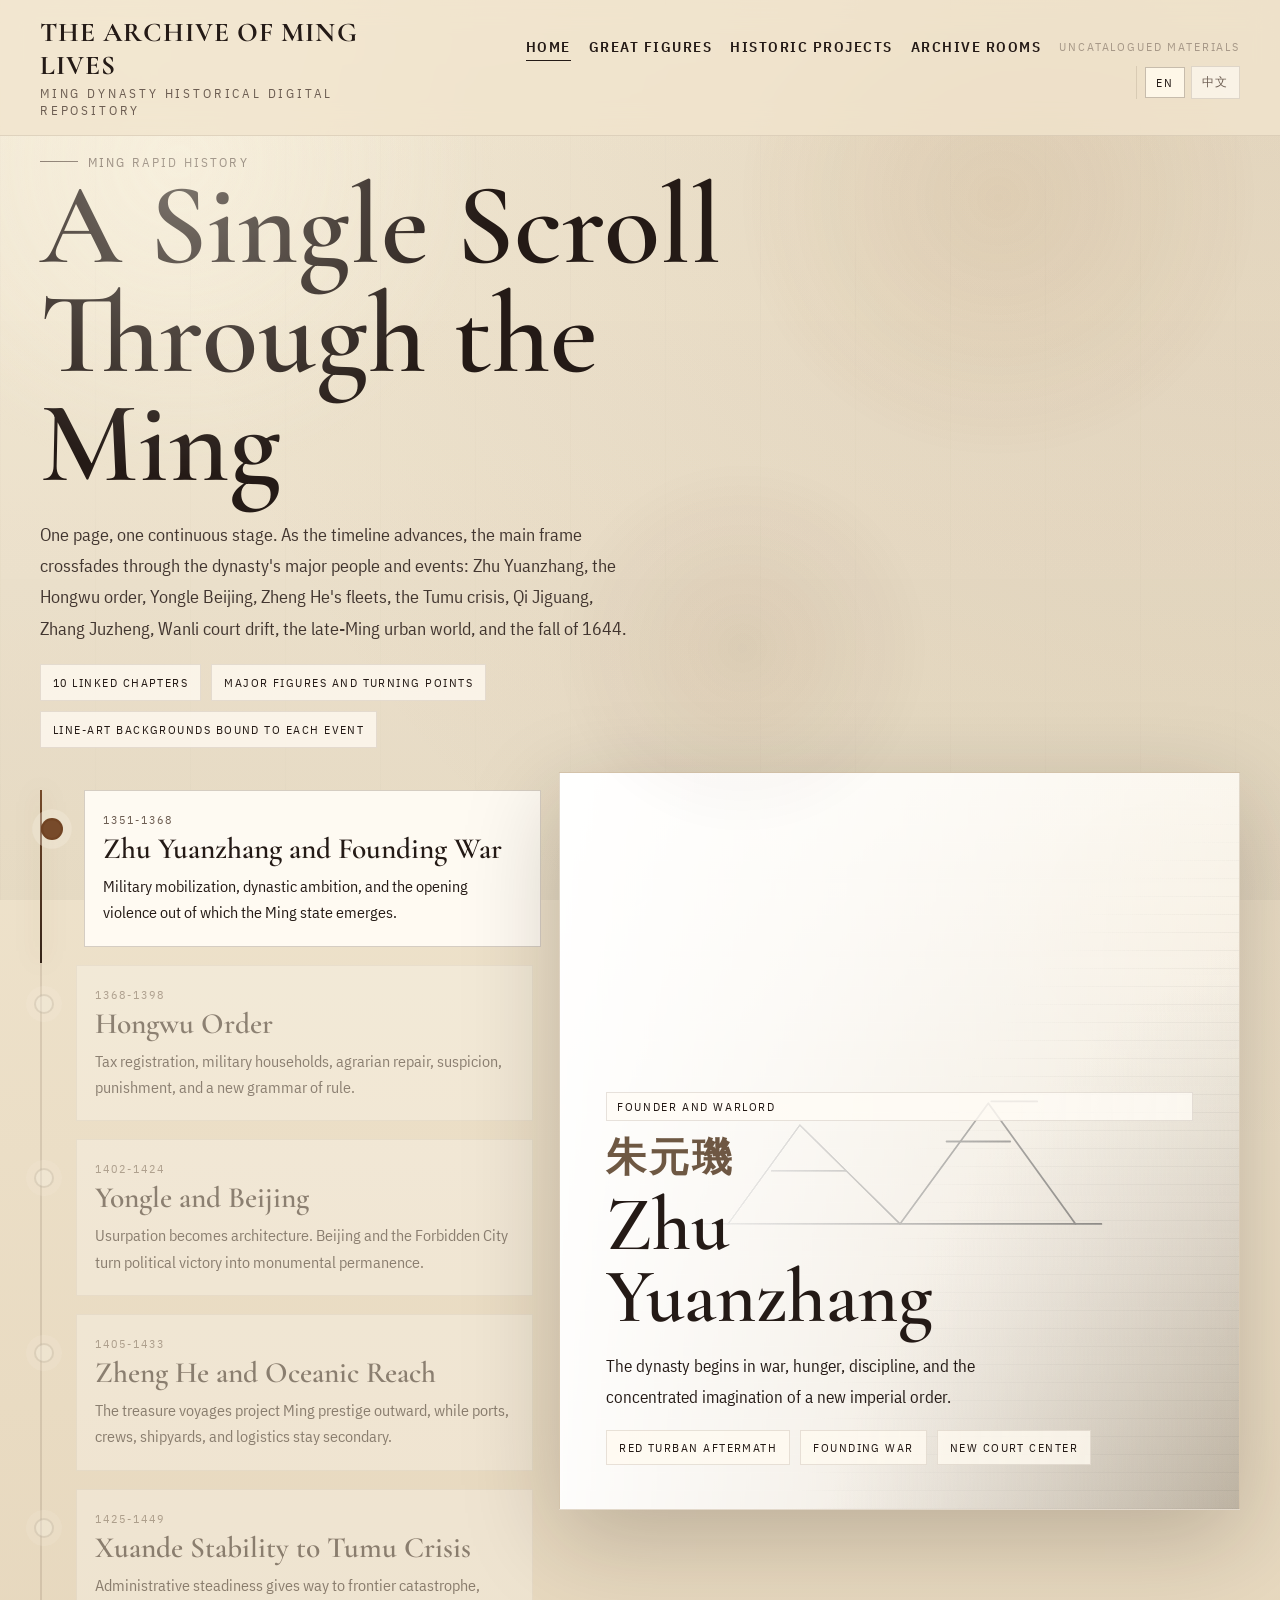
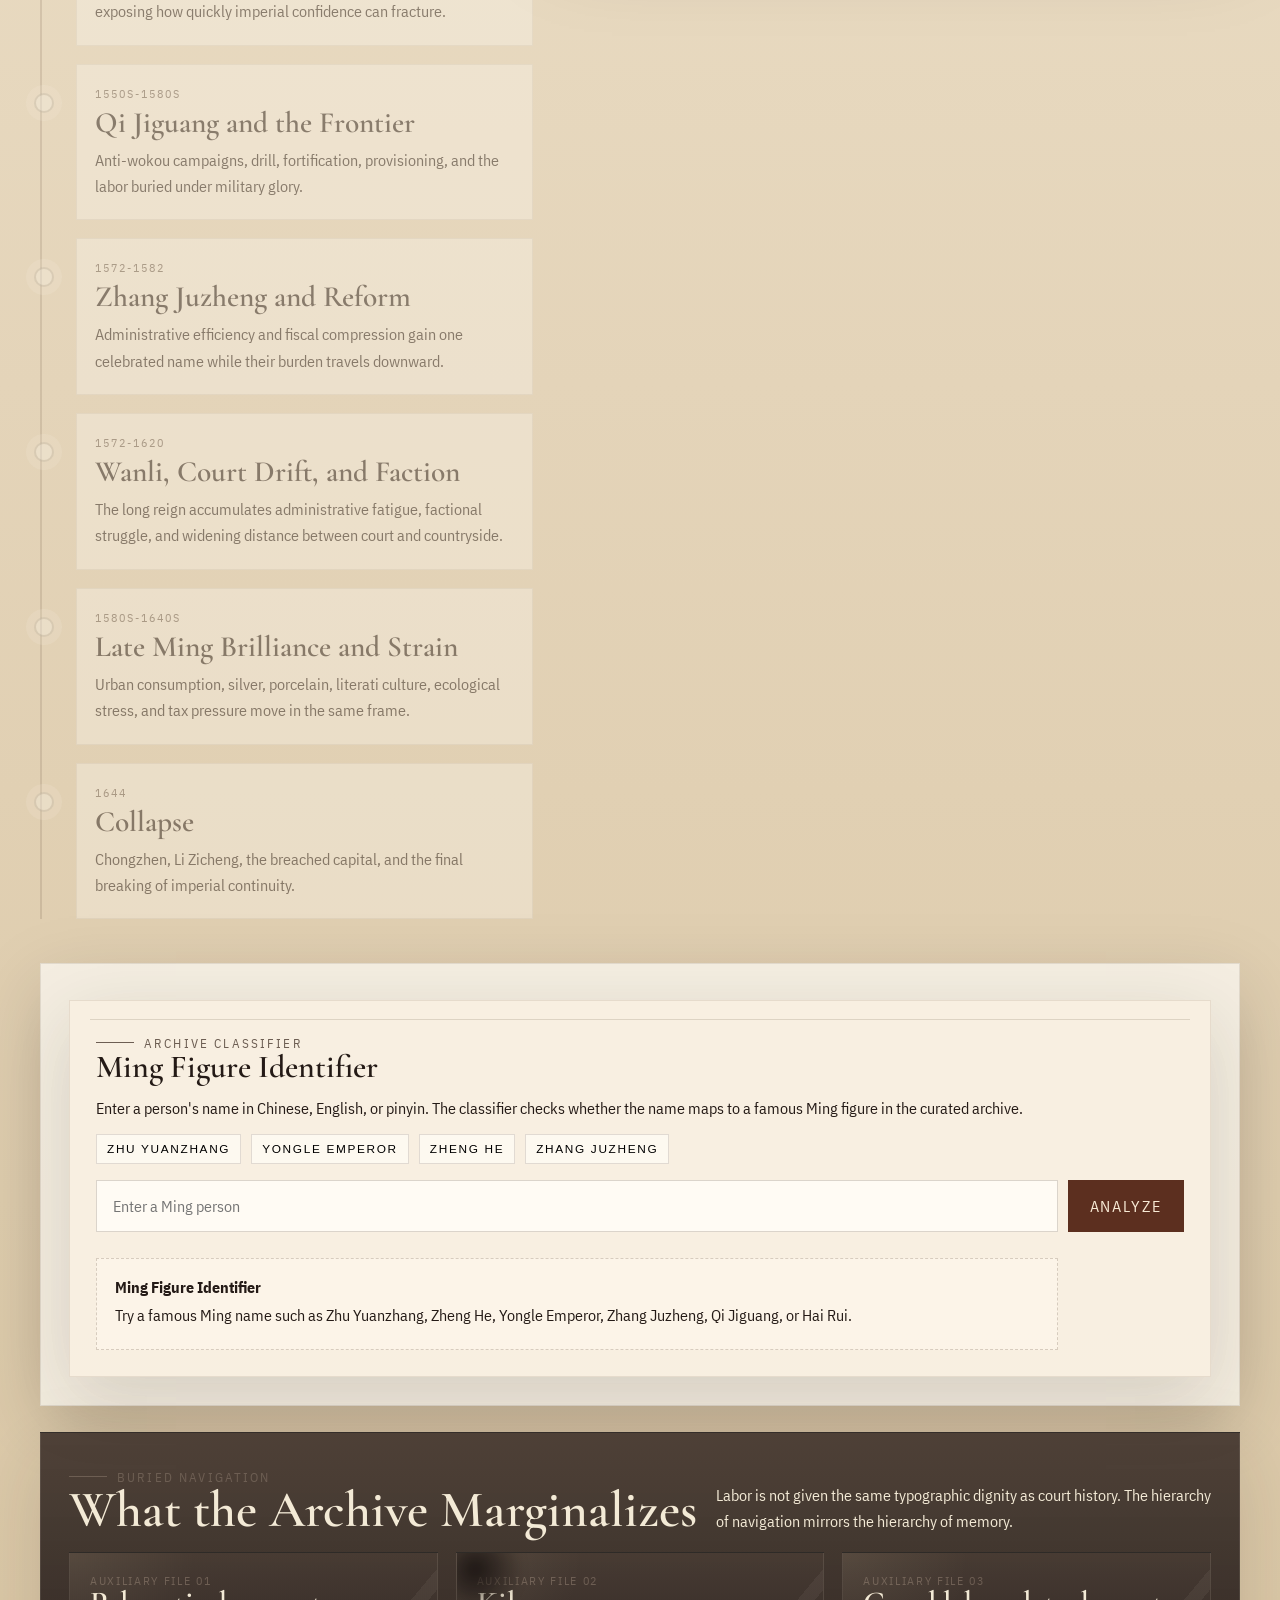
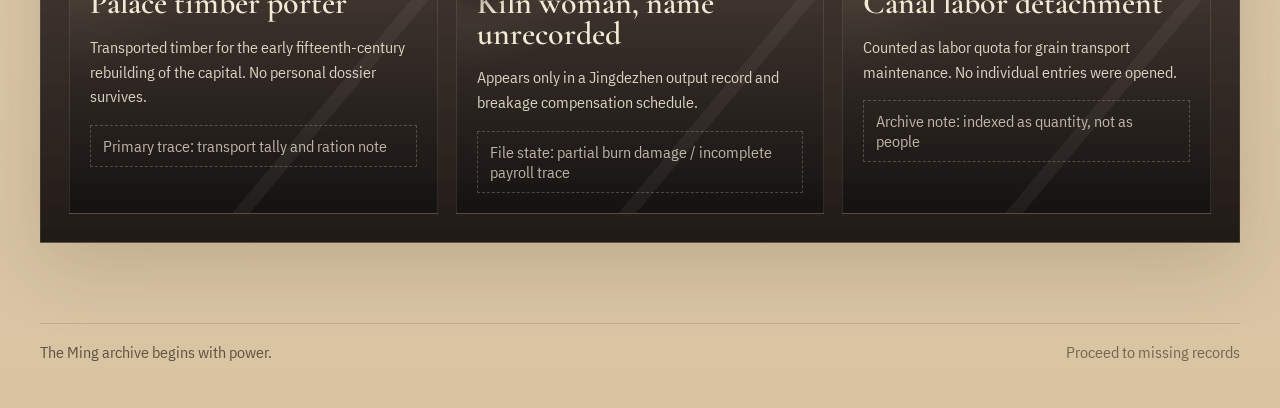
<file: index.html>
<!DOCTYPE html>
<html lang="en">
  <head>
    <meta charset="UTF-8" />
    <meta name="viewport" content="width=device-width, initial-scale=1.0" />
    <title>The Archive of Ming Lives</title>
    <meta
      name="description"
      content="A five-page archival website centered on Ming dynasty power, projects, and the missing records of ordinary labor."
    />
    <link rel="stylesheet" href="styles.css" />
    <script defer src="script.js"></script>
  </head>
  <body data-page="index" data-title-key="index.title" data-description-key="index.description">
    <div class="site-shell">
      <header class="topbar">
        <div class="topbar-inner">
          <a class="brand" href="index.html">
            <span class="brand-mark" data-i18n="brand.title">The Archive of Ming Lives</span>
            <span class="brand-sub" data-i18n="brand.subtitle">Ming Dynasty Historical Digital Repository</span>
          </a>
          <nav class="main-nav" aria-label="Main navigation">
            <a class="is-primary" href="index.html" aria-current="page" data-i18n="nav.home">Home</a>
            <a class="is-primary" href="figures.html" data-i18n="nav.figures">Great Figures</a>
            <a class="is-primary" href="projects.html" data-i18n="nav.projects">Historic Projects</a>
            <a class="is-primary" href="missing-records.html" data-i18n="nav.missing">Archive Rooms</a>
            <a class="is-buried" href="workers.html" data-i18n="nav.workers">Uncatalogued Materials</a>
            <div class="language-switcher" aria-label="Language switcher">
              <button type="button" data-lang="en">EN</button>
              <button type="button" data-lang="zh">&#20013;&#25991;</button>
            </div>
          </nav>
        </div>
      </header>

      <main class="main-content main-content-home">
        <section class="ming-intro reveal-on-scroll">
          <div class="ming-intro-copy">
            <span class="eyebrow">Ming rapid history</span>
            <h1 class="display-title">A Single Scroll Through the Ming</h1>
            <p class="lead">
              One page, one continuous stage. As the timeline advances, the main frame crossfades through the dynasty's major
              people and events: Zhu Yuanzhang, the Hongwu order, Yongle Beijing, Zheng He's fleets, the Tumu crisis, Qi Jiguang,
              Zhang Juzheng, Wanli court drift, the late-Ming urban world, and the fall of 1644.
            </p>
            <div class="ming-intro-meta">
              <span>10 linked chapters</span>
              <span>major figures and turning points</span>
              <span>line-art backgrounds bound to each event</span>
            </div>
          </div>
        </section>

        <section class="ming-story reveal-on-scroll" style="--reveal-delay: 60ms;">
          <div class="ming-story-grid">
            <div class="ming-story-steps">
              <div class="story-progress" aria-hidden="true"><span></span></div>

              <article class="story-step is-active" data-panel="founding" data-step-index="1" tabindex="0">
                <span class="story-step-era">1351-1368</span>
                <h2>Zhu Yuanzhang and Founding War</h2>
                <p>Military mobilization, dynastic ambition, and the opening violence out of which the Ming state emerges.</p>
              </article>

              <article class="story-step" data-panel="hongwu" data-step-index="2" tabindex="0">
                <span class="story-step-era">1368-1398</span>
                <h2>Hongwu Order</h2>
                <p>Tax registration, military households, agrarian repair, suspicion, punishment, and a new grammar of rule.</p>
              </article>

              <article class="story-step" data-panel="yongle" data-step-index="3" tabindex="0">
                <span class="story-step-era">1402-1424</span>
                <h2>Yongle and Beijing</h2>
                <p>Usurpation becomes architecture. Beijing and the Forbidden City turn political victory into monumental permanence.</p>
              </article>

              <article class="story-step" data-panel="voyages" data-step-index="4" tabindex="0">
                <span class="story-step-era">1405-1433</span>
                <h2>Zheng He and Oceanic Reach</h2>
                <p>The treasure voyages project Ming prestige outward, while ports, crews, shipyards, and logistics stay secondary.</p>
              </article>

              <article class="story-step" data-panel="xuande" data-step-index="5" tabindex="0">
                <span class="story-step-era">1425-1449</span>
                <h2>Xuande Stability to Tumu Crisis</h2>
                <p>Administrative steadiness gives way to frontier catastrophe, exposing how quickly imperial confidence can fracture.</p>
              </article>

              <article class="story-step" data-panel="frontier" data-step-index="6" tabindex="0">
                <span class="story-step-era">1550s-1580s</span>
                <h2>Qi Jiguang and the Frontier</h2>
                <p>Anti-wokou campaigns, drill, fortification, provisioning, and the labor buried under military glory.</p>
              </article>

              <article class="story-step" data-panel="reform" data-step-index="7" tabindex="0">
                <span class="story-step-era">1572-1582</span>
                <h2>Zhang Juzheng and Reform</h2>
                <p>Administrative efficiency and fiscal compression gain one celebrated name while their burden travels downward.</p>
              </article>

              <article class="story-step" data-panel="wanli" data-step-index="8" tabindex="0">
                <span class="story-step-era">1572-1620</span>
                <h2>Wanli, Court Drift, and Faction</h2>
                <p>The long reign accumulates administrative fatigue, factional struggle, and widening distance between court and countryside.</p>
              </article>

              <article class="story-step" data-panel="late" data-step-index="9" tabindex="0">
                <span class="story-step-era">1580s-1640s</span>
                <h2>Late Ming Brilliance and Strain</h2>
                <p>Urban consumption, silver, porcelain, literati culture, ecological stress, and tax pressure move in the same frame.</p>
              </article>

              <article class="story-step" data-panel="collapse" data-step-index="10" tabindex="0">
                <span class="story-step-era">1644</span>
                <h2>Collapse</h2>
                <p>Chongzhen, Li Zicheng, the breached capital, and the final breaking of imperial continuity.</p>
              </article>
            </div>

            <div class="ming-stage">
              <article class="ming-stage-panel panel-founding is-active" data-panel-id="founding">
                <div class="ming-stage-art" style="--stage-image: url('https://commons.wikimedia.org/wiki/Special:FilePath/A%20Seated%20Portrait%20of%20Ming%20Emperor%20Taizu.jpg');"></div>
                <div class="ming-stage-content">
                  <span class="badge">Founder and warlord</span>
                  <h2><span class="stage-han">&#26417;&#20803;&#29859;</span><span class="stage-latin">Zhu Yuanzhang</span></h2>
                  <p>The dynasty begins in war, hunger, discipline, and the concentrated imagination of a new imperial order.</p>
                  <div class="ming-stage-links">
                    <span>Red Turban aftermath</span>
                    <span>founding war</span>
                    <span>new court center</span>
                  </div>
                </div>
              </article>

              <article class="ming-stage-panel panel-hongwu" data-panel-id="hongwu">
                <div class="ming-stage-art" style="--stage-image: url('https://commons.wikimedia.org/wiki/Special:FilePath/A%20Seated%20Portrait%20of%20Ming%20Emperor%20Taizu.jpg');"></div>
                <div class="ming-stage-content">
                  <span class="badge">State form</span>
                  <h2><span class="stage-han">&#27946;&#27494;&#31209;&#24207;</span><span class="stage-latin">Hongwu Order</span></h2>
                  <p>The founder's biography hardens into institutions: census, taxation, military households, agrarian recovery, codified fear.</p>
                  <div class="ming-stage-links">
                    <span>lijia registers</span>
                    <span>land recovery</span>
                    <span>discipline as governance</span>
                  </div>
                </div>
              </article>

              <article class="ming-stage-panel panel-yongle" data-panel-id="yongle">
                <div class="ming-stage-art" style="--stage-image: url('https://commons.wikimedia.org/wiki/Special:FilePath/Yongle%20Emperor%20portrait.jpg');"></div>
                <div class="ming-stage-content">
                  <span class="badge">Imperial spectacle</span>
                  <h2><span class="stage-han">&#27704;&#20048;&#24093;</span><span class="stage-latin">Yongle Emperor</span></h2>
                  <p>Capital transfer, palace construction, court ceremony, and a rebuilt political geography centered on Beijing.</p>
                  <div class="ming-stage-links">
                    <span>Jingnan campaign</span>
                    <span>Forbidden City</span>
                    <span>imperial relocation</span>
                  </div>
                </div>
              </article>

              <article class="ming-stage-panel panel-voyages" data-panel-id="voyages">
                <div class="ming-stage-art" style="--stage-image: url('https://commons.wikimedia.org/wiki/Special:FilePath/Portrait%20of%20Zheng%20He,%20published%20about%201600.jpg');"></div>
                <div class="ming-stage-content">
                  <span class="badge">Oceanic reach</span>
                  <h2><span class="stage-han">&#37073;&#21644;</span><span class="stage-latin">Zheng He</span></h2>
                  <p>Maritime diplomacy expands the horizon of the dynasty, while dock workers, sailors, timber, and rope disappear into the background.</p>
                  <div class="ming-stage-links">
                    <span>treasure voyages</span>
                    <span>tribute diplomacy</span>
                    <span>shipyard labor</span>
                  </div>
                </div>
              </article>

              <article class="ming-stage-panel panel-xuande" data-panel-id="xuande">
                <div class="ming-stage-art" style="--stage-image: url('https://commons.wikimedia.org/wiki/Special:FilePath/Tumu%20Crisis.jpg');"></div>
                <div class="ming-stage-content">
                  <span class="badge">Turning point</span>
                  <h2><span class="stage-han">&#22303;&#26408;&#20043;&#21464;</span><span class="stage-latin">Tumu Crisis</span></h2>
                  <p>From Xuande composure to the capture of the Zhengtong emperor, frontier weakness suddenly enters the center of the dynasty's story.</p>
                  <div class="ming-stage-links">
                    <span>Xuande balance</span>
                    <span>1449 frontier defeat</span>
                    <span>Yu Qian</span>
                  </div>
                </div>
              </article>

              <article class="ming-stage-panel panel-frontier" data-panel-id="frontier">
                <div class="ming-stage-art" style="--stage-image: url('https://commons.wikimedia.org/wiki/Special:FilePath/Public%20Domain%20Great%20Wall,%20China%20(040226-N-5295B-020%20DOD)%20(1861110950).jpg');"></div>
                <div class="ming-stage-content">
                  <span class="badge">War and drill</span>
                  <h2><span class="stage-han">&#25114;&#32487;&#20809;</span><span class="stage-latin">Qi Jiguang</span></h2>
                  <p>Campaigns against pirates and strengthened northern defenses rely on continuous drilling, hauling, repair, provisioning, and rank-and-file bodies.</p>
                  <div class="ming-stage-links">
                    <span>anti-wokou war</span>
                    <span>frontier garrisons</span>
                    <span>Great Wall repair</span>
                  </div>
                </div>
              </article>

              <article class="ming-stage-panel panel-reform" data-panel-id="reform">
                <div class="ming-stage-art" style="--stage-image: url('https://commons.wikimedia.org/wiki/Special:FilePath/Zhang%20Juzheng.jpg');"></div>
                <div class="ming-stage-content">
                  <span class="badge">Administrative pressure</span>
                  <h2><span class="stage-han">&#24352;&#23621;&#27491;</span><span class="stage-latin">Zhang Juzheng</span></h2>
                  <p>One elite reformer name comes forward while the clerks, runners, taxpayers, and local extraction behind reform remain dispersed.</p>
                  <div class="ming-stage-links">
                    <span>fiscal reform</span>
                    <span>administrative tightening</span>
                    <span>state capacity</span>
                  </div>
                </div>
              </article>

              <article class="ming-stage-panel panel-wanli" data-panel-id="wanli">
                <div class="ming-stage-art" style="--stage-image: url('https://commons.wikimedia.org/wiki/Special:FilePath/Portrait%20of%20Emperor%20Wanli%20(9863892334).jpg');"></div>
                <div class="ming-stage-content">
                  <span class="badge">Long reign</span>
                  <h2><span class="stage-han">&#19975;&#21382;</span><span class="stage-latin">Wanli Era</span></h2>
                  <p>After reform, endurance becomes inertia: court withdrawal, factional writing, frontier pressure, and exhausted administrative rhythm.</p>
                  <div class="ming-stage-links">
                    <span>Wanli emperor</span>
                    <span>court fatigue</span>
                    <span>Donglin tensions</span>
                  </div>
                </div>
              </article>

              <article class="ming-stage-panel panel-late" data-panel-id="late">
                <div class="ming-stage-art" style="--stage-image: url('https://commons.wikimedia.org/wiki/Special:FilePath/Jingdezhen%20Porcelain%20(10180352655).jpg');"></div>
                <div class="ming-stage-content">
                  <span class="badge">Commercial brilliance</span>
                  <h2>Late Ming Urban World</h2>
                  <p>Silver, porcelain, urban consumption, literati style, pressure on households, and intensifying instability all arrive together.</p>
                  <div class="ming-stage-links">
                    <span>silver circulation</span>
                    <span>porcelain economy</span>
                    <span>social strain</span>
                  </div>
                </div>
              </article>

              <article class="ming-stage-panel panel-collapse" data-panel-id="collapse">
                <div class="ming-stage-art" style="--stage-image: url('https://commons.wikimedia.org/wiki/Special:FilePath/Forbidden%20City%20(54449211506).jpg');"></div>
                <div class="ming-stage-content">
                  <span class="badge">1644</span>
                  <h2><span class="stage-han">&#23815;&#31087;&#19982;&#32456;&#23616;</span><span class="stage-latin">Chongzhen and the End</span></h2>
                  <p>The court breaks, the capital falls, and the polished continuity of the dynasty suddenly exposes famine, rebellion, and transfer of rule.</p>
                  <div class="ming-stage-links">
                    <span>Li Zicheng</span>
                    <span>Beijing crisis</span>
                    <span>dynastic collapse</span>
                  </div>
                </div>
              </article>
            </div>
          </div>
        </section>

        <section class="section-block reveal-on-scroll" style="--reveal-delay: 90ms;">
          <section class="search-panel search-panel-home">
            <span class="eyebrow" data-i18n="index.search.eyebrow">Archive classifier</span>
            <h3 data-i18n="index.search.title">Ming Figure Identifier</h3>
            <p data-i18n="index.search.body">
              Enter a person's name in Chinese, English, or pinyin. The classifier checks whether the name maps to a famous Ming figure in the curated archive.
            </p>

            <div class="tag-row" aria-label="Sample search terms">
              <button class="search-tag" type="button" data-fill-en="Zhu Yuanzhang" data-fill-zh="&#26417;&#20803;&#29859;" data-i18n="index.search.tag.1">Zhu Yuanzhang</button>
              <button class="search-tag" type="button" data-fill-en="Yongle Emperor" data-fill-zh="&#27704;&#20048;&#24093;" data-i18n="index.search.tag.2">Yongle Emperor</button>
              <button class="search-tag" type="button" data-fill-en="Zheng He" data-fill-zh="&#37073;&#21644;" data-i18n="index.search.tag.3">Zheng He</button>
              <button class="search-tag" type="button" data-fill-en="Zhang Juzheng" data-fill-zh="&#24352;&#23621;&#27491;" data-i18n="index.search.tag.4">Zhang Juzheng</button>
            </div>

            <form class="search-bar" data-ming-search>
              <input
                type="text"
                name="query"
                data-i18n-placeholder="index.search.placeholder"
                placeholder="Enter a Ming person"
              />
              <button type="submit" data-i18n="index.search.button">Analyze</button>
              <div class="search-feedback" data-search-output></div>
              <div class="search-results" data-search-results></div>
            </form>
          </section>
        </section>

        <section class="section-block is-dark reveal-on-scroll" style="--reveal-delay: 140ms;">
          <div class="section-head">
            <div>
              <span class="eyebrow" data-i18n="index.section2.eyebrow">Buried navigation</span>
              <h2 data-i18n="index.section2.title">What the Archive Marginalizes</h2>
            </div>
            <p data-i18n="index.section2.body">
              Labor is not given the same typographic dignity as court history. The hierarchy of navigation mirrors the hierarchy of memory.
            </p>
          </div>

          <div class="record-grid">
            <article class="worker-record">
              <span class="mini-label" data-i18n="index.record.1.label">Auxiliary file 01</span>
              <h3 data-i18n="index.record.1.title">Palace timber porter</h3>
              <p data-i18n="index.record.1.body">Transported timber for the early fifteenth-century rebuilding of the capital. No personal dossier survives.</p>
              <div class="status-strip" data-i18n="index.record.1.status">Primary trace: transport tally and ration note</div>
            </article>
            <article class="worker-record is-burned">
              <span class="mini-label" data-i18n="index.record.2.label">Auxiliary file 02</span>
              <h3 data-i18n="index.record.2.title">Kiln woman, name unrecorded</h3>
              <p data-i18n="index.record.2.body">Appears only in a Jingdezhen output record and breakage compensation schedule.</p>
              <div class="status-strip" data-i18n="index.record.2.status">File state: partial burn damage / incomplete payroll trace</div>
            </article>
            <article class="worker-record">
              <span class="mini-label" data-i18n="index.record.3.label">Auxiliary file 03</span>
              <h3 data-i18n="index.record.3.title">Canal labor detachment</h3>
              <p data-i18n="index.record.3.body">Counted as labor quota for grain transport maintenance. No individual entries were opened.</p>
              <div class="status-strip" data-i18n="index.record.3.status">Archive note: indexed as quantity, not as people</div>
            </article>
          </div>
        </section>
      </main>

      <footer class="footer">
        <div class="footer-line">
          <span data-i18n="footer.index.left">The Ming archive begins with power.</span>
          <a class="muted-link" href="missing-records.html" data-i18n="footer.index.right">Proceed to missing records</a>
        </div>
      </footer>
    </div>
  </body>
</html>
</file>
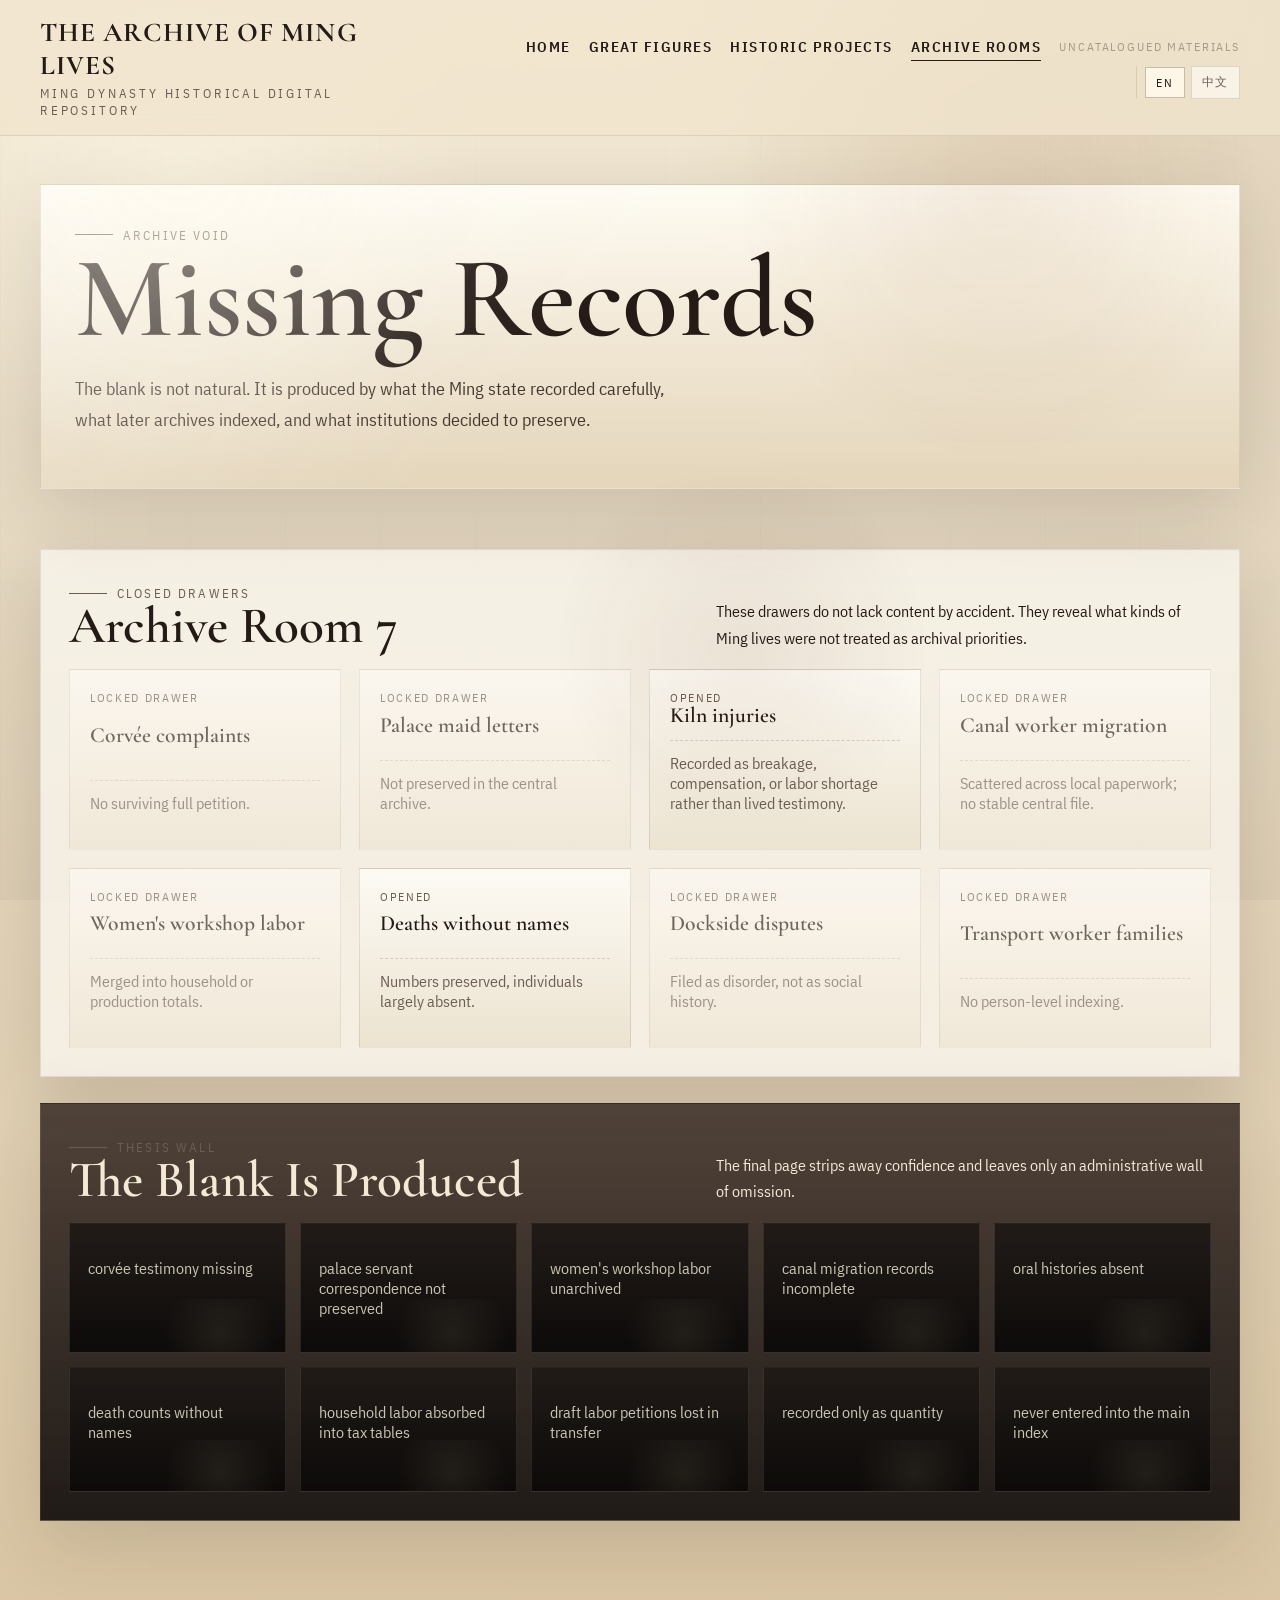
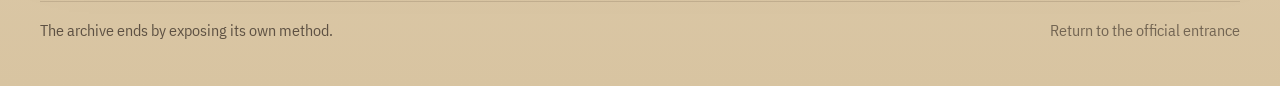
<file: missing-records.html>
<!DOCTYPE html>
<html lang="en">
  <head>
    <meta charset="UTF-8" />
    <meta name="viewport" content="width=device-width, initial-scale=1.0" />
    <title>Missing Records | The Archive of Ming Lives</title>
    <link rel="stylesheet" href="styles.css" />
    <script defer src="script.js"></script>
  </head>
  <body data-page="missing" data-title-key="missing.title">
    <div class="site-shell">
      <header class="topbar">
        <div class="topbar-inner">
          <a class="brand" href="index.html">
            <span class="brand-mark" data-i18n="brand.title">The Archive of Ming Lives</span>
            <span class="brand-sub" data-i18n="brand.subtitle">Ming Dynasty Historical Digital Repository</span>
          </a>
          <nav class="main-nav" aria-label="Main navigation">
            <a class="is-primary" href="index.html" data-i18n="nav.home">Home</a>
            <a class="is-primary" href="figures.html" data-i18n="nav.figures">Great Figures</a>
            <a class="is-primary" href="projects.html" data-i18n="nav.projects">Historic Projects</a>
            <a class="is-primary" href="missing-records.html" aria-current="page" data-i18n="nav.missing">Archive Rooms</a>
            <a class="is-buried" href="workers.html" data-i18n="nav.workers">Uncatalogued Materials</a>
            <div class="language-switcher" aria-label="Language switcher">
              <button type="button" data-lang="en">EN</button>
              <button type="button" data-lang="zh">中文</button>
            </div>
          </nav>
        </div>
      </header>

      <section class="page-hero">
        <div class="page-hero-card">
          <span class="eyebrow" data-i18n="missing.hero.eyebrow">Archive void</span>
          <h1 data-i18n="missing.hero.title">Missing Records</h1>
          <p class="lead" data-i18n="missing.hero.body">
            The blank is not natural. It is produced by what the Ming state recorded carefully, what later archives indexed, and what institutions decided to preserve.
          </p>
        </div>
      </section>

      <main class="main-content">
        <section class="section-block">
          <div class="section-head">
            <div>
              <span class="eyebrow" data-i18n="missing.section1.eyebrow">Closed drawers</span>
              <h2 data-i18n="missing.section1.title">Archive Room 7</h2>
            </div>
            <p data-i18n="missing.section1.body">
              These drawers do not lack content by accident. They reveal what kinds of Ming lives were not treated as archival priorities.
            </p>
          </div>

          <div class="drawer-grid">
            <article class="drawer is-locked">
              <span class="drawer-state" data-i18n="missing.drawer1.state">locked drawer</span>
              <h3 data-i18n="missing.drawer1.title">Corvée complaints</h3>
              <p class="drawer-note" data-i18n="missing.drawer1.note">No surviving full petition.</p>
            </article>
            <article class="drawer is-locked">
              <span class="drawer-state" data-i18n="missing.drawer2.state">locked drawer</span>
              <h3 data-i18n="missing.drawer2.title">Palace maid letters</h3>
              <p class="drawer-note" data-i18n="missing.drawer2.note">Not preserved in the central archive.</p>
            </article>
            <article class="drawer">
              <span class="drawer-state" data-i18n="missing.drawer3.state">opened</span>
              <h3 data-i18n="missing.drawer3.title">Kiln injuries</h3>
              <p class="drawer-note" data-i18n="missing.drawer3.note">Recorded as breakage, compensation, or labor shortage rather than lived testimony.</p>
            </article>
            <article class="drawer is-locked">
              <span class="drawer-state" data-i18n="missing.drawer4.state">locked drawer</span>
              <h3 data-i18n="missing.drawer4.title">Canal worker migration</h3>
              <p class="drawer-note" data-i18n="missing.drawer4.note">Scattered across local paperwork; no stable central file.</p>
            </article>
            <article class="drawer is-locked">
              <span class="drawer-state" data-i18n="missing.drawer5.state">locked drawer</span>
              <h3 data-i18n="missing.drawer5.title">Women's workshop labor</h3>
              <p class="drawer-note" data-i18n="missing.drawer5.note">Merged into household or production totals.</p>
            </article>
            <article class="drawer">
              <span class="drawer-state" data-i18n="missing.drawer6.state">opened</span>
              <h3 data-i18n="missing.drawer6.title">Deaths without names</h3>
              <p class="drawer-note" data-i18n="missing.drawer6.note">Numbers preserved, individuals largely absent.</p>
            </article>
            <article class="drawer is-locked">
              <span class="drawer-state" data-i18n="missing.drawer7.state">locked drawer</span>
              <h3 data-i18n="missing.drawer7.title">Dockside disputes</h3>
              <p class="drawer-note" data-i18n="missing.drawer7.note">Filed as disorder, not as social history.</p>
            </article>
            <article class="drawer is-locked">
              <span class="drawer-state" data-i18n="missing.drawer8.state">locked drawer</span>
              <h3 data-i18n="missing.drawer8.title">Transport worker families</h3>
              <p class="drawer-note" data-i18n="missing.drawer8.note">No person-level indexing.</p>
            </article>
          </div>
        </section>

        <section class="section-block is-dark">
          <div class="section-head">
            <div>
              <span class="eyebrow" data-i18n="missing.section2.eyebrow">Thesis wall</span>
              <h2 data-i18n="missing.section2.title">The Blank Is Produced</h2>
            </div>
            <p data-i18n="missing.section2.body">
              The final page strips away confidence and leaves only an administrative wall of omission.
            </p>
          </div>

          <div class="fragment-wall">
            <article class="fragment"><p data-i18n="missing.fragment1">corvée testimony missing</p></article>
            <article class="fragment"><p data-i18n="missing.fragment2">palace servant correspondence not preserved</p></article>
            <article class="fragment"><p data-i18n="missing.fragment3">women's workshop labor unarchived</p></article>
            <article class="fragment"><p data-i18n="missing.fragment4">canal migration records incomplete</p></article>
            <article class="fragment"><p data-i18n="missing.fragment5">oral histories absent</p></article>
            <article class="fragment"><p data-i18n="missing.fragment6">death counts without names</p></article>
            <article class="fragment"><p data-i18n="missing.fragment7">household labor absorbed into tax tables</p></article>
            <article class="fragment"><p data-i18n="missing.fragment8">draft labor petitions lost in transfer</p></article>
            <article class="fragment"><p data-i18n="missing.fragment9">recorded only as quantity</p></article>
            <article class="fragment"><p data-i18n="missing.fragment10">never entered into the main index</p></article>
          </div>
        </section>
      </main>

      <footer class="footer">
        <div class="footer-line">
          <span data-i18n="footer.missing.left">The archive ends by exposing its own method.</span>
          <a class="muted-link" href="index.html" data-i18n="footer.missing.right">Return to the official entrance</a>
        </div>
      </footer>
    </div>
  </body>
  </html>
</file>
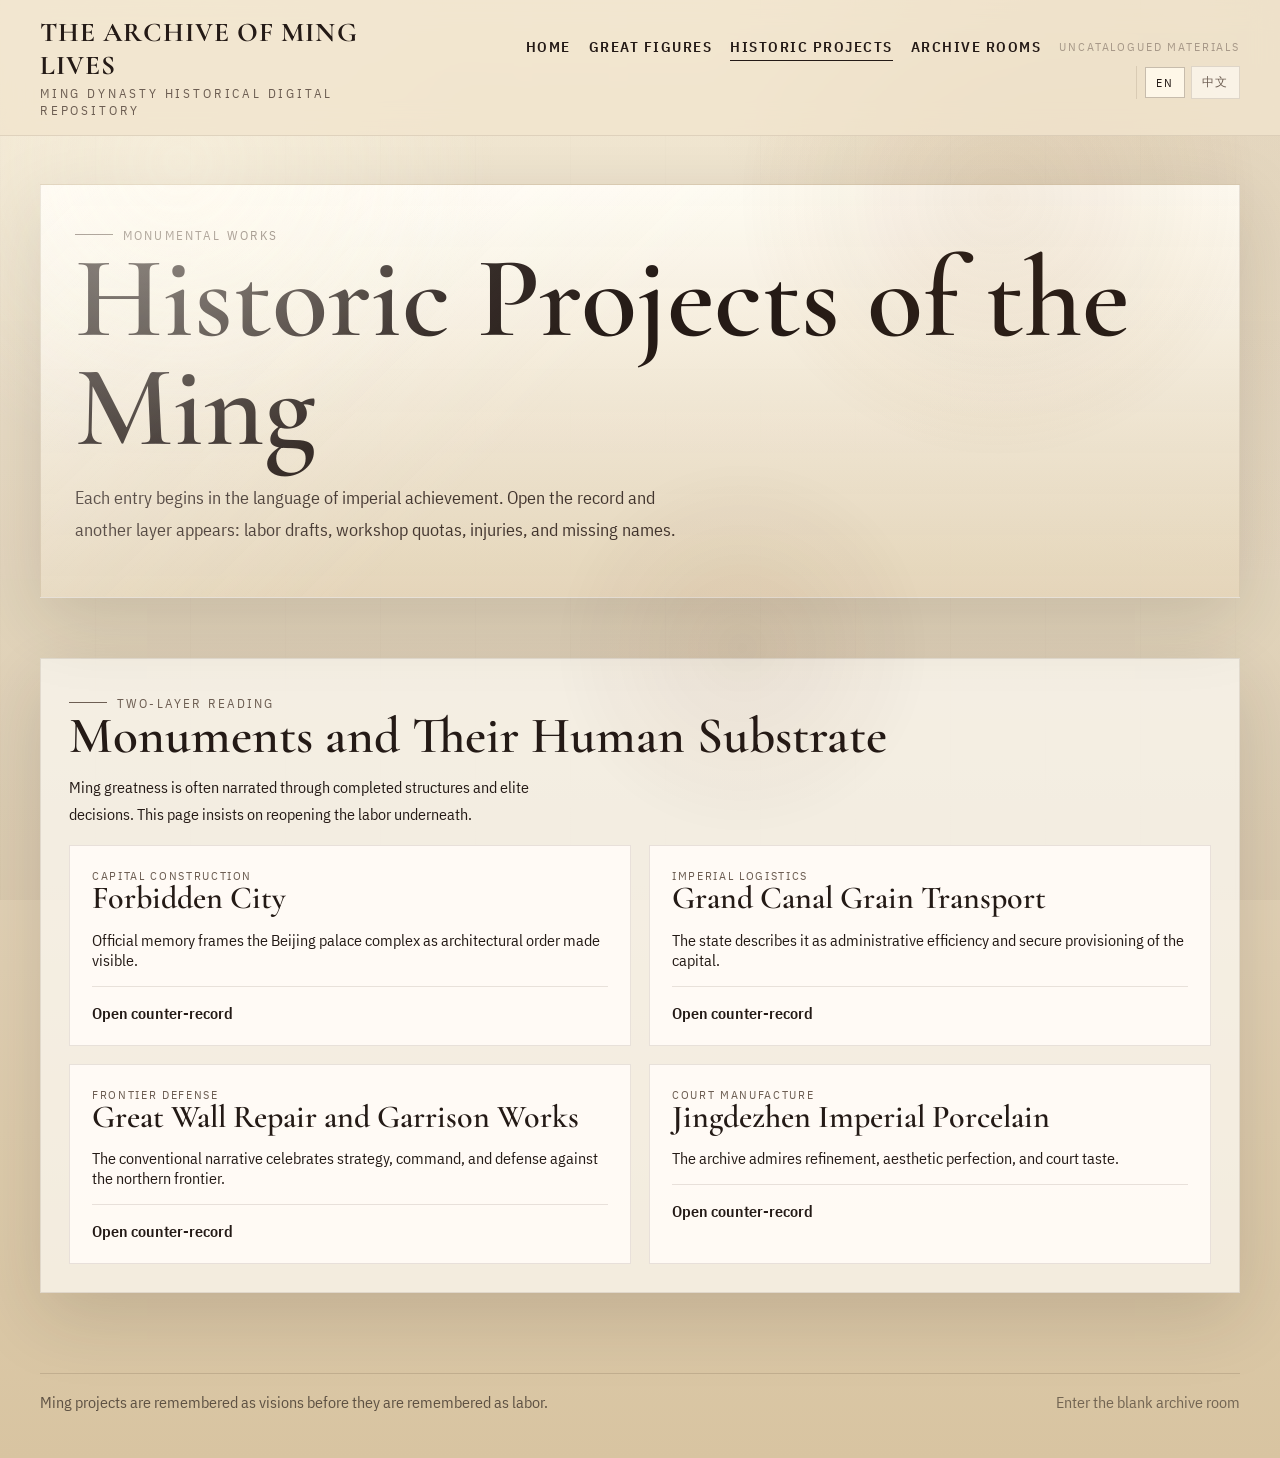
<file: projects.html>
<!DOCTYPE html>
<html lang="en">
  <head>
    <meta charset="UTF-8" />
    <meta name="viewport" content="width=device-width, initial-scale=1.0" />
    <title>Historic Projects | The Archive of Ming Lives</title>
    <link rel="stylesheet" href="styles.css" />
    <script defer src="script.js"></script>
  </head>
  <body data-page="projects" data-title-key="projects.title">
    <div class="site-shell">
      <header class="topbar">
        <div class="topbar-inner">
          <a class="brand" href="index.html">
            <span class="brand-mark" data-i18n="brand.title">The Archive of Ming Lives</span>
            <span class="brand-sub" data-i18n="brand.subtitle">Ming Dynasty Historical Digital Repository</span>
          </a>
          <nav class="main-nav" aria-label="Main navigation">
            <a class="is-primary" href="index.html" data-i18n="nav.home">Home</a>
            <a class="is-primary" href="figures.html" data-i18n="nav.figures">Great Figures</a>
            <a class="is-primary" href="projects.html" aria-current="page" data-i18n="nav.projects">Historic Projects</a>
            <a class="is-primary" href="missing-records.html" data-i18n="nav.missing">Archive Rooms</a>
            <a class="is-buried" href="workers.html" data-i18n="nav.workers">Uncatalogued Materials</a>
            <div class="language-switcher" aria-label="Language switcher">
              <button type="button" data-lang="en">EN</button>
              <button type="button" data-lang="zh">中文</button>
            </div>
          </nav>
        </div>
      </header>

      <section class="page-hero">
        <div class="page-hero-card">
          <span class="eyebrow" data-i18n="projects.hero.eyebrow">Monumental works</span>
          <h1 data-i18n="projects.hero.title">Historic Projects of the Ming</h1>
          <p class="lead" data-i18n="projects.hero.body">
            Each entry begins in the language of imperial achievement. Open the record and another layer appears: labor drafts, workshop quotas, injuries, and missing names.
          </p>
        </div>
      </section>

      <main class="main-content">
        <section class="section-block">
          <div class="section-head">
            <div>
              <span class="eyebrow" data-i18n="projects.section1.eyebrow">Two-layer reading</span>
              <h2 data-i18n="projects.section1.title">Monuments and Their Human Substrate</h2>
            </div>
            <p data-i18n="projects.section1.body">
              Ming greatness is often narrated through completed structures and elite decisions. This page insists on reopening the labor underneath.
            </p>
          </div>

          <div class="project-grid">
            <article class="project-card">
              <span class="card-kicker" data-i18n="projects.card1.kicker">Capital construction</span>
              <h3 data-i18n="projects.card1.title">Forbidden City</h3>
              <p data-i18n="projects.card1.body">Official memory frames the Beijing palace complex as architectural order made visible.</p>
              <details>
                <summary data-i18n="projects.summary">Open counter-record</summary>
                <div class="counter">
                  <div data-i18n="projects.card1.counter1">Large-scale timber, stone, brick, and transport labor fed the palace project.</div>
                  <div data-i18n="projects.card1.counter2">Corvée drafts and supply chains remain far less individualized than the emperor who commissioned them.</div>
                  <div data-i18n="projects.card1.counter3">The monument kept its patron's name; the labor mostly became logistics.</div>
                </div>
              </details>
            </article>

            <article class="project-card">
              <span class="card-kicker" data-i18n="projects.card2.kicker">Imperial logistics</span>
              <h3 data-i18n="projects.card2.title">Grand Canal Grain Transport</h3>
              <p data-i18n="projects.card2.body">The state describes it as administrative efficiency and secure provisioning of the capital.</p>
              <details>
                <summary data-i18n="projects.summary">Open counter-record</summary>
                <div class="counter">
                  <div data-i18n="projects.card2.counter1">Boatmen, haulers, dredgers, warehouse staff, and repair crews filled the system.</div>
                  <div data-i18n="projects.card2.counter2">The archive preserves grain totals more reliably than labor biographies.</div>
                  <div data-i18n="projects.card2.counter3">Breakdowns appear as supply problems, not as human exhaustion.</div>
                </div>
              </details>
            </article>

            <article class="project-card">
              <span class="card-kicker" data-i18n="projects.card3.kicker">Frontier defense</span>
              <h3 data-i18n="projects.card3.title">Great Wall Repair and Garrison Works</h3>
              <p data-i18n="projects.card3.body">The conventional narrative celebrates strategy, command, and defense against the northern frontier.</p>
              <details>
                <summary data-i18n="projects.summary">Open counter-record</summary>
                <div class="counter">
                  <div data-i18n="projects.card3.counter1">Soldiers, convicts, drafted peasants, and supply carriers all underwrote the defenses.</div>
                  <div data-i18n="projects.card3.counter2">Commanders remain visible; line labor remains diffuse.</div>
                  <div data-i18n="projects.card3.counter3">Casualty and ration figures survive more often than names.</div>
                </div>
              </details>
            </article>

            <article class="project-card">
              <span class="card-kicker" data-i18n="projects.card4.kicker">Court manufacture</span>
              <h3 data-i18n="projects.card4.title">Jingdezhen Imperial Porcelain</h3>
              <p data-i18n="projects.card4.body">The archive admires refinement, aesthetic perfection, and court taste.</p>
              <details>
                <summary data-i18n="projects.summary">Open counter-record</summary>
                <div class="counter">
                  <div data-i18n="projects.card4.counter1">Kiln workers, clay processors, painters, packers, and transport laborers made that refinement possible.</div>
                  <div data-i18n="projects.card4.counter2">The system records quotas, breakage, and imperial demands with precision.</div>
                  <div data-i18n="projects.card4.counter3">The workers themselves remain harder to retrieve than the porcelain.</div>
                </div>
              </details>
            </article>
          </div>
        </section>
      </main>

      <footer class="footer">
        <div class="footer-line">
          <span data-i18n="footer.projects.left">Ming projects are remembered as visions before they are remembered as labor.</span>
          <a class="muted-link" href="missing-records.html" data-i18n="footer.projects.right">Enter the blank archive room</a>
        </div>
      </footer>
    </div>
  </body>
  </html>
</file>
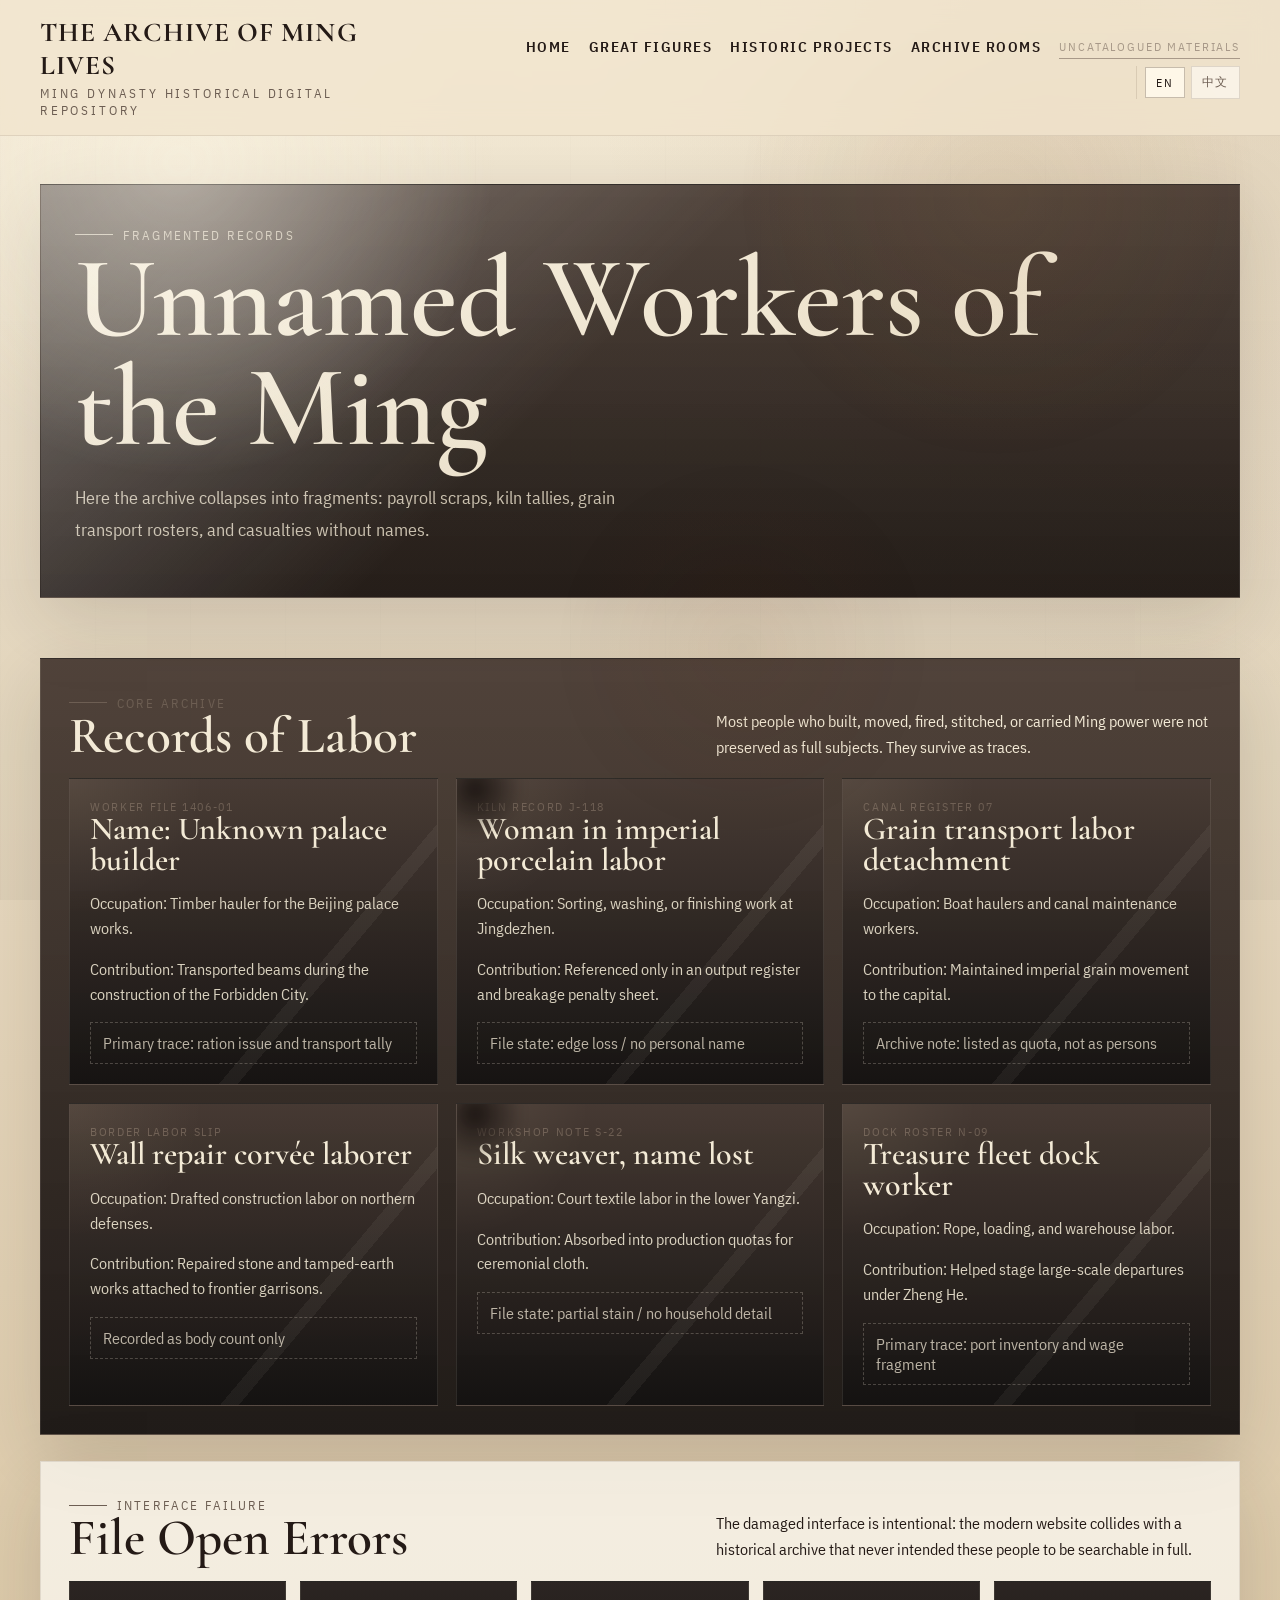
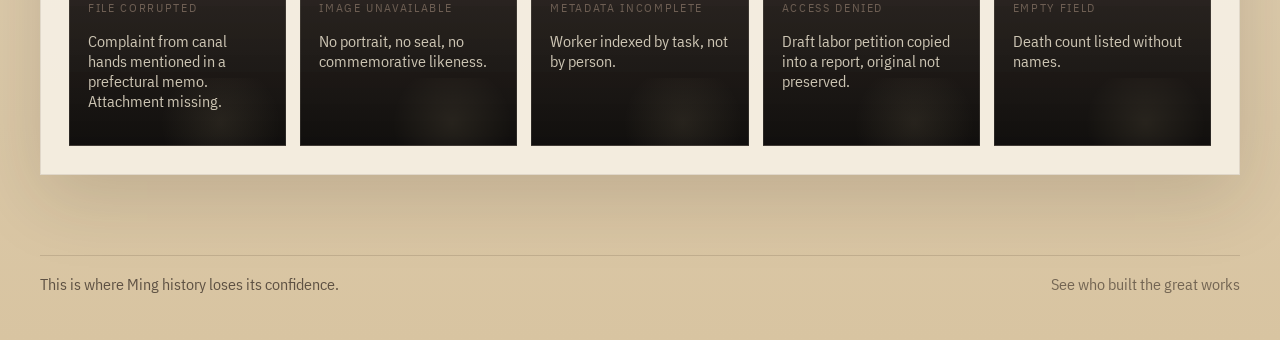
<file: workers.html>
<!DOCTYPE html>
<html lang="en">
  <head>
    <meta charset="UTF-8" />
    <meta name="viewport" content="width=device-width, initial-scale=1.0" />
    <title>Unnamed Workers | The Archive of Ming Lives</title>
    <link rel="stylesheet" href="styles.css" />
    <script defer src="script.js"></script>
  </head>
  <body data-page="workers" data-title-key="workers.title">
    <div class="site-shell">
      <header class="topbar">
        <div class="topbar-inner">
          <a class="brand" href="index.html">
            <span class="brand-mark" data-i18n="brand.title">The Archive of Ming Lives</span>
            <span class="brand-sub" data-i18n="brand.subtitle">Ming Dynasty Historical Digital Repository</span>
          </a>
          <nav class="main-nav" aria-label="Main navigation">
            <a class="is-primary" href="index.html" data-i18n="nav.home">Home</a>
            <a class="is-primary" href="figures.html" data-i18n="nav.figures">Great Figures</a>
            <a class="is-primary" href="projects.html" data-i18n="nav.projects">Historic Projects</a>
            <a class="is-primary" href="missing-records.html" data-i18n="nav.missing">Archive Rooms</a>
            <a class="is-buried" href="workers.html" aria-current="page" data-i18n="nav.workers">Uncatalogued Materials</a>
            <div class="language-switcher" aria-label="Language switcher">
              <button type="button" data-lang="en">EN</button>
              <button type="button" data-lang="zh">中文</button>
            </div>
          </nav>
        </div>
      </header>

      <section class="page-hero">
        <div class="page-hero-card" style="background: var(--worker-panel); color: var(--worker-ink); border-color: rgba(255,245,225,0.09);">
          <span class="eyebrow" style="color: rgba(243,234,214,0.7);" data-i18n="workers.hero.eyebrow">Fragmented records</span>
          <h1 data-i18n="workers.hero.title">Unnamed Workers of the Ming</h1>
          <p class="lead" style="color: rgba(243,234,214,0.82);" data-i18n="workers.hero.body">
            Here the archive collapses into fragments: payroll scraps, kiln tallies, grain transport rosters, and casualties without names.
          </p>
        </div>
      </section>

      <main class="main-content">
        <section class="section-block is-dark">
          <div class="section-head">
            <div>
              <span class="eyebrow" data-i18n="workers.section1.eyebrow">Core archive</span>
              <h2 data-i18n="workers.section1.title">Records of Labor</h2>
            </div>
            <p data-i18n="workers.section1.body">
              Most people who built, moved, fired, stitched, or carried Ming power were not preserved as full subjects. They survive as traces.
            </p>
          </div>

          <div class="record-grid">
            <article class="worker-record">
              <span class="mini-label" data-i18n="workers.card1.label">Worker file 1406-01</span>
              <h3 data-i18n="workers.card1.title">Name: Unknown palace builder</h3>
              <p data-i18n="workers.card1.body1">Occupation: Timber hauler for the Beijing palace works.</p>
              <p data-i18n="workers.card1.body2">Contribution: Transported beams during the construction of the Forbidden City.</p>
              <div class="status-strip" data-i18n="workers.card1.status">Primary trace: ration issue and transport tally</div>
            </article>

            <article class="worker-record is-burned">
              <span class="mini-label" data-i18n="workers.card2.label">Kiln record J-118</span>
              <h3 data-i18n="workers.card2.title">Woman in imperial porcelain labor</h3>
              <p data-i18n="workers.card2.body1">Occupation: Sorting, washing, or finishing work at Jingdezhen.</p>
              <p data-i18n="workers.card2.body2">Contribution: Referenced only in an output register and breakage penalty sheet.</p>
              <div class="status-strip" data-i18n="workers.card2.status">File state: edge loss / no personal name</div>
            </article>

            <article class="worker-record">
              <span class="mini-label" data-i18n="workers.card3.label">Canal register 07</span>
              <h3 data-i18n="workers.card3.title">Grain transport labor detachment</h3>
              <p data-i18n="workers.card3.body1">Occupation: Boat haulers and canal maintenance workers.</p>
              <p data-i18n="workers.card3.body2">Contribution: Maintained imperial grain movement to the capital.</p>
              <div class="status-strip" data-i18n="workers.card3.status">Archive note: listed as quota, not as persons</div>
            </article>

            <article class="worker-record">
              <span class="mini-label" data-i18n="workers.card4.label">Border labor slip</span>
              <h3 data-i18n="workers.card4.title">Wall repair corvée laborer</h3>
              <p data-i18n="workers.card4.body1">Occupation: Drafted construction labor on northern defenses.</p>
              <p data-i18n="workers.card4.body2">Contribution: Repaired stone and tamped-earth works attached to frontier garrisons.</p>
              <div class="status-strip" data-i18n="workers.card4.status">Recorded as body count only</div>
            </article>

            <article class="worker-record is-burned">
              <span class="mini-label" data-i18n="workers.card5.label">Workshop note S-22</span>
              <h3 data-i18n="workers.card5.title">Silk weaver, name lost</h3>
              <p data-i18n="workers.card5.body1">Occupation: Court textile labor in the lower Yangzi.</p>
              <p data-i18n="workers.card5.body2">Contribution: Absorbed into production quotas for ceremonial cloth.</p>
              <div class="status-strip" data-i18n="workers.card5.status">File state: partial stain / no household detail</div>
            </article>

            <article class="worker-record">
              <span class="mini-label" data-i18n="workers.card6.label">Dock roster N-09</span>
              <h3 data-i18n="workers.card6.title">Treasure fleet dock worker</h3>
              <p data-i18n="workers.card6.body1">Occupation: Rope, loading, and warehouse labor.</p>
              <p data-i18n="workers.card6.body2">Contribution: Helped stage large-scale departures under Zheng He.</p>
              <div class="status-strip" data-i18n="workers.card6.status">Primary trace: port inventory and wage fragment</div>
            </article>
          </div>
        </section>

        <section class="section-block">
          <div class="section-head">
            <div>
              <span class="eyebrow" data-i18n="workers.section2.eyebrow">Interface failure</span>
              <h2 data-i18n="workers.section2.title">File Open Errors</h2>
            </div>
            <p data-i18n="workers.section2.body">
              The damaged interface is intentional: the modern website collides with a historical archive that never intended these people to be searchable in full.
            </p>
          </div>

          <div class="fragment-wall">
            <article class="fragment"><span class="drawer-state" data-i18n="workers.fragment1.state">file corrupted</span><p data-i18n="workers.fragment1.body">Complaint from canal hands mentioned in a prefectural memo. Attachment missing.</p></article>
            <article class="fragment"><span class="drawer-state" data-i18n="workers.fragment2.state">image unavailable</span><p data-i18n="workers.fragment2.body">No portrait, no seal, no commemorative likeness.</p></article>
            <article class="fragment"><span class="drawer-state" data-i18n="workers.fragment3.state">metadata incomplete</span><p data-i18n="workers.fragment3.body">Worker indexed by task, not by person.</p></article>
            <article class="fragment"><span class="drawer-state" data-i18n="workers.fragment4.state">access denied</span><p data-i18n="workers.fragment4.body">Draft labor petition copied into a report, original not preserved.</p></article>
            <article class="fragment"><span class="drawer-state" data-i18n="workers.fragment5.state">empty field</span><p data-i18n="workers.fragment5.body">Death count listed without names.</p></article>
          </div>
        </section>
      </main>

      <footer class="footer">
        <div class="footer-line">
          <span data-i18n="footer.workers.left">This is where Ming history loses its confidence.</span>
          <a class="muted-link" href="projects.html" data-i18n="footer.workers.right">See who built the great works</a>
        </div>
      </footer>
    </div>
  </body>
  </html>
</file>
<file: styles.css>
@import url("https://fonts.googleapis.com/css2?family=Cormorant+Garamond:wght@400;500;600;700&family=IBM+Plex+Sans+Condensed:wght@300;400;500;600&display=swap");

:root {
  --bg: #efe3cb;
  --paper: rgba(255, 250, 239, 0.85);
  --ink: #241a16;
  --muted: #6d5e53;
  --accent: #8f6a3f;
  --accent-deep: #5c2f1f;
  --line: rgba(36, 26, 22, 0.15);
  --elite-panel: linear-gradient(180deg, rgba(255, 252, 244, 0.94), rgba(237, 223, 196, 0.9));
  --worker-panel: linear-gradient(180deg, rgba(64, 51, 44, 0.9), rgba(26, 21, 19, 0.97));
  --worker-ink: #f3ead6;
  --shadow: 0 22px 70px rgba(35, 26, 20, 0.15);
}

* {
  box-sizing: border-box;
}

html {
  scroll-behavior: smooth;
}

body {
  margin: 0;
  color: var(--ink);
  background:
    radial-gradient(circle at top right, rgba(132, 91, 49, 0.15), transparent 30%),
    linear-gradient(180deg, #f5ecd8 0%, #e4d4b9 55%, #d8c4a1 100%);
  font-family: "IBM Plex Sans Condensed", "Arial Narrow", sans-serif;
  overflow-x: hidden;
}

body::before {
  content: "";
  position: fixed;
  inset: 0;
  pointer-events: none;
  background:
    linear-gradient(rgba(255, 255, 255, 0.05), rgba(27, 17, 11, 0.08)),
    repeating-linear-gradient(
      90deg,
      rgba(53, 35, 24, 0.03) 0,
      rgba(53, 35, 24, 0.03) 1px,
      transparent 1px,
      transparent 95px
    );
  mix-blend-mode: multiply;
  opacity: 0.45;
}

body::after {
  content: "";
  position: fixed;
  inset: 0;
  pointer-events: none;
  background:
    radial-gradient(circle at 14% 18%, rgba(255, 250, 235, 0.5), transparent 24%),
    radial-gradient(circle at 78% 22%, rgba(157, 107, 54, 0.12), transparent 22%),
    radial-gradient(circle at 58% 72%, rgba(90, 45, 20, 0.08), transparent 20%);
  animation: ambientDrift 16s ease-in-out infinite alternate;
  opacity: 0.85;
}

a {
  color: inherit;
}

img {
  max-width: 100%;
  display: block;
}

.site-shell {
  position: relative;
  min-height: 100vh;
}

.topbar {
  position: sticky;
  top: 0;
  z-index: 10;
  backdrop-filter: blur(14px);
  background: rgba(241, 229, 205, 0.78);
  border-bottom: 1px solid rgba(64, 45, 31, 0.1);
}

.topbar-inner {
  width: min(1200px, calc(100% - 32px));
  margin: 0 auto;
  display: flex;
  align-items: center;
  justify-content: space-between;
  gap: 24px;
  padding: 16px 0;
}

.brand {
  display: flex;
  flex-direction: column;
  gap: 3px;
  text-decoration: none;
}

.brand-mark {
  font-family: "Cormorant Garamond", Georgia, serif;
  font-size: 1.7rem;
  font-weight: 700;
  letter-spacing: 0.04em;
  text-transform: uppercase;
}

.brand-sub {
  font-size: 0.8rem;
  letter-spacing: 0.22em;
  color: var(--muted);
  text-transform: uppercase;
}

.main-nav {
  display: flex;
  flex-wrap: wrap;
  justify-content: flex-end;
  align-items: center;
  gap: 10px 18px;
}

.language-switcher {
  display: inline-flex;
  align-items: center;
  gap: 6px;
  padding-left: 8px;
  border-left: 1px solid rgba(59, 38, 21, 0.12);
}

.language-switcher button {
  padding: 7px 10px;
  border: 1px solid rgba(59, 38, 21, 0.14);
  background: rgba(255, 252, 246, 0.62);
  color: var(--muted);
  font: inherit;
  font-size: 0.76rem;
  letter-spacing: 0.14em;
  text-transform: uppercase;
  cursor: pointer;
}

.language-switcher button.is-active {
  color: var(--ink);
  border-color: rgba(59, 38, 21, 0.28);
  background: rgba(255, 248, 234, 0.96);
}

.main-nav a {
  text-decoration: none;
  color: var(--muted);
  font-size: 0.94rem;
  letter-spacing: 0.1em;
  text-transform: uppercase;
  position: relative;
}

.main-nav a.is-primary {
  color: var(--ink);
  font-weight: 600;
}

.main-nav a.is-buried {
  opacity: 0.55;
  font-size: 0.72rem;
  letter-spacing: 0.16em;
}

.main-nav a::after {
  content: "";
  position: absolute;
  left: 0;
  bottom: -5px;
  width: 100%;
  height: 1px;
  background: currentColor;
  transform: scaleX(0);
  transform-origin: left;
  transition: transform 180ms ease;
}

.main-nav a:hover::after,
.main-nav a[aria-current="page"]::after {
  transform: scaleX(1);
}

.hero,
.page-hero {
  width: min(1200px, calc(100% - 32px));
  margin: 0 auto;
}

.main-content-home {
  padding-top: 36px;
}

.hero {
  display: grid;
  grid-template-columns: 1.15fr 0.85fr;
  gap: 24px;
  padding: 56px 0 36px;
}

.page-hero {
  padding: 48px 0 24px;
}

.hero-card,
.page-hero-card {
  background: var(--elite-panel);
  border: 1px solid rgba(70, 45, 25, 0.12);
  box-shadow: var(--shadow);
  position: relative;
  overflow: hidden;
}

.hero-card {
  min-height: 600px;
  padding: 48px;
}

.hero-card.is-cinematic {
  background:
    linear-gradient(180deg, rgba(255, 251, 244, 0.96), rgba(232, 215, 185, 0.92)),
    radial-gradient(circle at top left, rgba(154, 99, 54, 0.12), transparent 34%);
}

.hero-card::before,
.page-hero-card::before {
  content: "";
  position: absolute;
  inset: 0;
  background:
    linear-gradient(135deg, rgba(255, 255, 255, 0.3), transparent 45%),
    linear-gradient(180deg, transparent, rgba(91, 58, 25, 0.06));
  pointer-events: none;
}

.page-hero-card {
  padding: 34px;
}

.eyebrow {
  display: inline-flex;
  align-items: center;
  gap: 10px;
  color: var(--muted);
  font-size: 0.84rem;
  letter-spacing: 0.16em;
  text-transform: uppercase;
}

.eyebrow::before {
  content: "";
  display: inline-block;
  width: 38px;
  height: 1px;
  background: currentColor;
}

h1,
h2,
h3,
.display-title {
  margin: 0;
  font-family: "Cormorant Garamond", Georgia, serif;
  font-weight: 600;
  line-height: 0.95;
}

h1,
.display-title {
  font-size: clamp(3.7rem, 9vw, 7.4rem);
}

h2 {
  font-size: clamp(2rem, 4vw, 3.2rem);
}

h3 {
  font-size: clamp(1.35rem, 3vw, 2rem);
}

.lead {
  max-width: 60ch;
  margin-top: 20px;
  font-size: 1.15rem;
  line-height: 1.7;
  color: #423630;
}

.hero-stage {
  display: grid;
  grid-template-columns: 1.2fr 0.8fr;
  gap: 18px;
  margin-top: 28px;
}

.hero-stage-primary {
  position: relative;
  min-height: 420px;
  overflow: hidden;
  border: 1px solid rgba(66, 45, 26, 0.12);
  box-shadow: 0 20px 60px rgba(39, 24, 16, 0.18);
}

.hero-stage-primary img {
  width: 100%;
  height: 100%;
  object-fit: cover;
  transform: scale(1.06);
  animation: slowZoom 14s ease-in-out infinite alternate;
}

.hero-stage-primary::after {
  content: "";
  position: absolute;
  inset: 0;
  background:
    linear-gradient(180deg, rgba(23, 16, 11, 0.05), rgba(23, 16, 11, 0.55)),
    linear-gradient(135deg, rgba(255, 244, 224, 0.2), transparent 50%);
}

.hero-stage-caption {
  position: absolute;
  left: 24px;
  right: 24px;
  bottom: 22px;
  z-index: 1;
  color: #f8ecd8;
}

.hero-stage-caption strong {
  display: block;
  font-size: clamp(1.8rem, 3vw, 2.8rem);
  line-height: 0.95;
  font-family: "Cormorant Garamond", Georgia, serif;
}

.hero-stage-caption span {
  display: block;
  margin-top: 10px;
  max-width: 36ch;
  line-height: 1.6;
}

.hero-stage-side {
  display: grid;
  gap: 18px;
}

.hero-thumb {
  position: relative;
  min-height: 200px;
  overflow: hidden;
  border: 1px solid rgba(66, 45, 26, 0.12);
  box-shadow: 0 16px 40px rgba(39, 24, 16, 0.12);
}

.hero-thumb img {
  width: 100%;
  height: 100%;
  object-fit: cover;
  transition: transform 300ms ease;
}

.hero-thumb:hover img {
  transform: scale(1.06);
}

.hero-thumb::after {
  content: "";
  position: absolute;
  inset: 0;
  background: linear-gradient(180deg, rgba(27, 18, 12, 0.06), rgba(27, 18, 12, 0.5));
}

.hero-thumb-label {
  position: absolute;
  left: 16px;
  right: 16px;
  bottom: 16px;
  z-index: 1;
  color: #f8ecd8;
}

.hero-thumb-label strong {
  display: block;
  font-size: 1.15rem;
  letter-spacing: 0.06em;
  text-transform: uppercase;
}

.hero-thumb-label span {
  display: block;
  margin-top: 6px;
  font-size: 0.95rem;
  line-height: 1.45;
}

.hero-grid {
  display: grid;
  grid-template-columns: repeat(2, minmax(0, 1fr));
  gap: 14px;
  margin-top: 34px;
}

.summary-chip {
  padding: 14px 16px;
  border: 1px solid rgba(75, 49, 25, 0.14);
  background: rgba(255, 252, 246, 0.76);
}

.summary-chip span {
  display: block;
}

.summary-chip .chip-label {
  font-size: 0.76rem;
  text-transform: uppercase;
  letter-spacing: 0.16em;
  color: var(--muted);
  margin-bottom: 6px;
}

.summary-chip .chip-value {
  font-size: 1.02rem;
  line-height: 1.4;
}

.hero-aside {
  display: grid;
  gap: 18px;
  align-content: start;
}

.authority-panel,
.fragment-panel,
.search-panel,
.quote-panel,
.notice-panel {
  position: relative;
  overflow: hidden;
  box-shadow: var(--shadow);
}

.authority-panel,
.search-panel,
.quote-panel {
  padding: 26px;
  background: rgba(248, 240, 225, 0.84);
  border: 1px solid rgba(70, 45, 25, 0.1);
}

.authority-panel::after,
.search-panel::after,
.quote-panel::after {
  content: "";
  position: absolute;
  inset-inline: 20px;
  top: 18px;
  height: 1px;
  background: rgba(59, 38, 21, 0.14);
}

.notice-panel {
  padding: 24px 26px;
  background: linear-gradient(180deg, rgba(76, 52, 40, 0.95), rgba(20, 17, 15, 0.98));
  color: #f5edd8;
  border: 1px solid rgba(255, 245, 220, 0.12);
}

.notice-panel small {
  display: block;
  text-transform: uppercase;
  letter-spacing: 0.18em;
  color: rgba(245, 237, 216, 0.65);
  margin-bottom: 14px;
}

.authority-visual {
  position: relative;
  aspect-ratio: 4 / 5;
  margin-bottom: 20px;
  background:
    radial-gradient(circle at 40% 28%, rgba(239, 218, 170, 0.85), transparent 18%),
    linear-gradient(180deg, rgba(110, 77, 50, 0.34), rgba(42, 29, 22, 0.2)),
    linear-gradient(135deg, #b4966d, #5d4637);
  overflow: hidden;
}

.authority-visual::before {
  content: "Portrait Catalogue No. 001";
  position: absolute;
  top: 14px;
  left: 14px;
  padding: 6px 8px;
  font-size: 0.74rem;
  letter-spacing: 0.16em;
  text-transform: uppercase;
  background: rgba(253, 250, 242, 0.76);
}

.authority-visual::after {
  content: "";
  position: absolute;
  inset: 15% 22%;
  border-radius: 48% 48% 44% 44%;
  background:
    radial-gradient(circle at 50% 30%, rgba(255, 244, 220, 0.9), transparent 14%),
    linear-gradient(180deg, rgba(48, 32, 24, 0.2), rgba(28, 18, 14, 0.7)),
    linear-gradient(180deg, #ddc49f, #7f6148);
  box-shadow: inset 0 0 0 12px rgba(255, 255, 255, 0.17);
}

.project-hover-board {
  display: grid;
  grid-template-columns: repeat(2, minmax(0, 1fr));
  gap: 12px;
  margin-top: 24px;
}

.hover-note {
  position: relative;
  min-height: 160px;
  padding: 18px;
  overflow: hidden;
  border: 1px solid rgba(70, 45, 25, 0.12);
  background:
    linear-gradient(180deg, rgba(235, 223, 199, 0.88), rgba(251, 247, 238, 0.78));
}

.hover-note strong {
  display: block;
  margin-bottom: 6px;
  font-size: 1rem;
  letter-spacing: 0.06em;
  text-transform: uppercase;
}

.hover-note p {
  margin: 0;
  line-height: 1.6;
}

.hover-note .annotation {
  position: absolute;
  inset: auto 16px 16px 16px;
  padding: 12px 14px;
  color: #f5e6c6;
  background: rgba(53, 27, 17, 0.88);
  transform: translateY(130%);
  transition: transform 220ms ease;
}

.hover-note:hover .annotation {
  transform: translateY(0);
}

.main-content {
  width: min(1200px, calc(100% - 32px));
  margin: 0 auto;
  padding: 10px 0 80px;
}

.section-block {
  margin-top: 26px;
  padding: 28px;
  background: rgba(251, 248, 242, 0.74);
  border: 1px solid rgba(66, 45, 26, 0.1);
  box-shadow: var(--shadow);
}

.section-block.is-dark {
  background: var(--worker-panel);
  color: var(--worker-ink);
  border-color: rgba(255, 245, 225, 0.09);
}

.section-head {
  display: flex;
  flex-wrap: wrap;
  align-items: end;
  justify-content: space-between;
  gap: 14px;
  margin-bottom: 18px;
}

.section-head p {
  margin: 0;
  max-width: 55ch;
  line-height: 1.65;
}

.timeline,
.card-grid,
.record-grid,
.drawer-grid,
.project-grid {
  display: grid;
  gap: 18px;
}

.timeline {
  grid-template-columns: repeat(4, minmax(0, 1fr));
}

.timeline-item {
  padding: 18px;
  background: rgba(255, 251, 244, 0.8);
  border: 1px solid rgba(66, 45, 26, 0.12);
}

.timeline-item time,
.meta-list dt,
.mini-label,
.search-tag,
.card-kicker,
.drawer-state {
  display: block;
  text-transform: uppercase;
  letter-spacing: 0.14em;
  font-size: 0.74rem;
}

.timeline-item time,
.mini-label,
.card-kicker,
.drawer-state {
  color: var(--muted);
}

.timeline-item p {
  margin: 10px 0 0;
  line-height: 1.55;
}

.card-grid {
  grid-template-columns: repeat(3, minmax(0, 1fr));
}

.figure-card {
  padding: 22px;
  background: rgba(255, 252, 247, 0.92);
  border: 1px solid rgba(66, 45, 26, 0.12);
  display: grid;
  gap: 18px;
}

.figure-portrait {
  aspect-ratio: 4 / 5;
  position: relative;
  overflow: hidden;
  border: 1px solid rgba(66, 45, 26, 0.1);
  background: linear-gradient(135deg, #cfb79b, #856349);
}

.figure-portrait img {
  width: 100%;
  height: 100%;
  object-fit: cover;
  transition: transform 360ms ease;
}

.figure-card:hover .figure-portrait img {
  transform: scale(1.045);
}

.figure-portrait::after {
  content: "";
  position: absolute;
  inset: 0;
  background:
    linear-gradient(180deg, rgba(17, 12, 9, 0), rgba(17, 12, 9, 0.12)),
    linear-gradient(135deg, rgba(255, 245, 223, 0.16), transparent 42%);
}

.figure-portrait.is-artifact img {
  object-fit: cover;
  filter: saturate(0.9) contrast(1.03);
}

.figure-card blockquote {
  margin: 0;
  padding-left: 16px;
  border-left: 2px solid rgba(90, 60, 40, 0.25);
  font-family: "Cormorant Garamond", Georgia, serif;
  font-size: 1.2rem;
  line-height: 1.45;
}

.figure-credit {
  margin: -6px 0 0;
  font-size: 0.74rem;
  letter-spacing: 0.08em;
  text-transform: uppercase;
  color: var(--muted);
}

.meta-list {
  margin: 0;
  display: grid;
  grid-template-columns: auto 1fr;
  gap: 8px 12px;
}

.meta-list dd {
  margin: 0;
  color: #45362d;
}

.search-bar {
  display: grid;
  grid-template-columns: 1fr auto;
  gap: 10px;
  margin-top: 16px;
}

.search-bar input {
  padding: 15px 16px;
  border: 1px solid rgba(59, 38, 21, 0.18);
  background: rgba(255, 252, 246, 0.92);
  font: inherit;
}

.search-bar button {
  padding: 15px 22px;
  border: 0;
  background: var(--accent-deep);
  color: #f8ead5;
  font: inherit;
  letter-spacing: 0.12em;
  text-transform: uppercase;
  cursor: pointer;
}

.search-feedback {
  margin-top: 16px;
  min-height: 92px;
  padding: 18px;
  border: 1px dashed rgba(73, 49, 29, 0.2);
  background: rgba(255, 249, 239, 0.55);
}

.search-feedback strong {
  display: block;
  font-size: 1rem;
  margin-bottom: 8px;
}

.search-results {
  margin-top: 12px;
  display: grid;
  gap: 10px;
}

.search-results div {
  padding: 11px 12px;
  background: rgba(255, 251, 246, 0.88);
  border-inline-start: 3px solid var(--accent);
}

.record-grid {
  grid-template-columns: repeat(3, minmax(0, 1fr));
}

.worker-record {
  padding: 20px;
  background:
    linear-gradient(180deg, rgba(72, 59, 52, 0.9), rgba(20, 18, 17, 0.96));
  color: var(--worker-ink);
  border: 1px solid rgba(255, 244, 227, 0.1);
  position: relative;
  overflow: hidden;
}

.worker-record::before {
  content: "";
  position: absolute;
  inset: 0;
  background:
    linear-gradient(130deg, transparent 0 65%, rgba(255, 244, 227, 0.05) 65% 68%, transparent 68%),
    radial-gradient(circle at top left, rgba(255, 237, 196, 0.08), transparent 28%);
  pointer-events: none;
}

.worker-record.is-burned::after {
  content: "";
  position: absolute;
  inset: -15% auto auto -10%;
  width: 110px;
  height: 110px;
  background: radial-gradient(circle, rgba(13, 8, 7, 0.75), transparent 62%);
  filter: blur(4px);
}

.worker-record p,
.worker-record li {
  color: rgba(243, 234, 214, 0.88);
  line-height: 1.55;
}

.worker-record ul {
  margin: 14px 0 0;
  padding-left: 18px;
}

.worker-record .status-strip {
  margin-top: 16px;
  padding: 10px 12px;
  border: 1px dashed rgba(255, 244, 227, 0.22);
  color: rgba(243, 234, 214, 0.74);
}

.project-grid {
  grid-template-columns: repeat(2, minmax(0, 1fr));
}

.project-card {
  padding: 22px;
  background: rgba(255, 252, 247, 0.92);
  border: 1px solid rgba(66, 45, 26, 0.12);
}

.project-card details {
  margin-top: 16px;
  border-top: 1px solid rgba(66, 45, 26, 0.12);
  padding-top: 16px;
}

.project-card summary {
  cursor: pointer;
  list-style: none;
  font-weight: 600;
}

.project-card summary::-webkit-details-marker {
  display: none;
}

.project-card .counter {
  margin-top: 14px;
  display: grid;
  gap: 10px;
}

.counter div {
  padding: 12px 14px;
  background: rgba(91, 58, 25, 0.06);
  border-left: 3px solid var(--accent-deep);
}

.drawer-grid {
  grid-template-columns: repeat(4, minmax(0, 1fr));
}

.drawer {
  min-height: 180px;
  padding: 20px;
  background:
    linear-gradient(180deg, rgba(255, 252, 247, 0.86), rgba(235, 225, 205, 0.86));
  border: 1px solid rgba(66, 45, 26, 0.12);
  display: flex;
  flex-direction: column;
  justify-content: space-between;
}

.drawer.is-locked {
  opacity: 0.64;
}

.drawer h3 {
  font-size: 1.35rem;
}

.drawer-note {
  margin-top: 14px;
  padding-top: 12px;
  border-top: 1px dashed rgba(66, 45, 26, 0.18);
  color: var(--muted);
}

.fragment-wall {
  display: grid;
  grid-template-columns: repeat(5, minmax(0, 1fr));
  gap: 14px;
}

.fragment {
  min-height: 125px;
  padding: 18px;
  background:
    linear-gradient(180deg, rgba(31, 25, 22, 0.94), rgba(12, 10, 9, 0.98));
  color: rgba(243, 234, 214, 0.82);
  border: 1px solid rgba(255, 244, 227, 0.1);
  position: relative;
  overflow: hidden;
}

.fragment::after {
  content: "";
  position: absolute;
  inset: auto -5% -14% auto;
  width: 70%;
  height: 55%;
  background: radial-gradient(circle, rgba(255, 231, 180, 0.08), transparent 68%);
}

.footer {
  width: min(1200px, calc(100% - 32px));
  margin: 0 auto;
  padding: 0 0 46px;
  color: rgba(36, 26, 22, 0.68);
}

.footer-line {
  padding-top: 18px;
  border-top: 1px solid rgba(59, 38, 21, 0.14);
  display: flex;
  flex-wrap: wrap;
  justify-content: space-between;
  gap: 14px;
}

.muted-link {
  text-decoration: none;
  color: rgba(36, 26, 22, 0.56);
}

.tag-row {
  display: flex;
  flex-wrap: wrap;
  gap: 10px;
}

.search-tag {
  padding: 7px 10px;
  border: 1px solid rgba(59, 38, 21, 0.14);
  background: rgba(255, 252, 246, 0.74);
}

.glitch-line {
  position: relative;
  display: inline-block;
}

.glitch-line::after {
  content: attr(data-alt);
  position: absolute;
  inset: 0;
  color: rgba(91, 47, 31, 0.55);
  transform: translate(2px, 1px);
  clip-path: inset(50% 0 0 0);
}

.scratched {
  text-decoration: line-through;
  text-decoration-color: rgba(255, 239, 190, 0.35);
}

.subtle-entry {
  display: inline-flex;
  align-items: center;
  gap: 10px;
  margin-top: 32px;
  padding: 11px 0;
  text-decoration: none;
  font-size: 0.78rem;
  color: rgba(36, 26, 22, 0.48);
  letter-spacing: 0.16em;
  text-transform: uppercase;
}

.subtle-entry::before {
  content: "";
  width: 28px;
  height: 1px;
  background: currentColor;
}

.subtle-entry:hover {
  color: rgba(36, 26, 22, 0.78);
}

.badge {
  display: inline-flex;
  align-items: center;
  gap: 8px;
  padding: 6px 10px;
  background: rgba(255, 252, 246, 0.8);
  border: 1px solid rgba(59, 38, 21, 0.12);
  text-transform: uppercase;
  letter-spacing: 0.14em;
  font-size: 0.72rem;
}

.ming-intro {
  margin-bottom: 24px;
}

.ming-intro-copy {
  max-width: 82ch;
}

.ming-intro-meta {
  display: flex;
  flex-wrap: wrap;
  gap: 10px;
  margin-top: 20px;
}

.ming-intro-meta span {
  display: inline-flex;
  align-items: center;
  padding: 10px 12px;
  background: rgba(255, 250, 241, 0.78);
  border: 1px solid rgba(66, 45, 26, 0.12);
  font-size: 0.76rem;
  letter-spacing: 0.12em;
  text-transform: uppercase;
}

.ming-story {
  margin-top: 18px;
  --story-progress: 0.1;
}

.ming-story-grid {
  display: grid;
  grid-template-columns: minmax(280px, 0.42fr) minmax(0, 0.58fr);
  gap: 26px;
  align-items: start;
}

.ming-story-steps {
  display: grid;
  gap: 18px;
  padding: 18px 0 18px 36px;
  position: relative;
}

.story-progress {
  position: absolute;
  inset: 18px auto 18px 0;
  width: 2px;
  background: rgba(66, 45, 26, 0.12);
}

.story-progress span {
  display: block;
  width: 100%;
  height: calc(100% * var(--story-progress));
  background: linear-gradient(180deg, rgba(113, 67, 34, 0.95), rgba(42, 27, 16, 0.95));
  box-shadow: 0 0 26px rgba(113, 67, 34, 0.28);
  transition: height 460ms ease;
}

.story-step {
  position: relative;
  padding: 20px 18px;
  border: 1px solid rgba(66, 45, 26, 0.1);
  background: rgba(255, 251, 244, 0.66);
  opacity: 0.48;
  transform: translateX(0);
  transition: opacity 260ms ease, transform 260ms ease, border-color 260ms ease, background 260ms ease;
  cursor: pointer;
  outline: none;
}

.story-step::before {
  content: "";
  position: absolute;
  top: 28px;
  left: -43px;
  width: 16px;
  height: 16px;
  border-radius: 50%;
  border: 2px solid rgba(66, 45, 26, 0.22);
  background: rgba(245, 237, 223, 0.94);
  box-shadow: 0 0 0 8px rgba(245, 237, 223, 0.35);
  transition: transform 260ms ease, background 260ms ease, border-color 260ms ease;
}

.story-step:hover {
  opacity: 0.76;
  border-color: rgba(66, 45, 26, 0.18);
}

.story-step:focus-visible {
  opacity: 1;
  border-color: rgba(113, 67, 34, 0.45);
  box-shadow: 0 0 0 3px rgba(113, 67, 34, 0.14);
}

.story-step.is-active {
  opacity: 1;
  transform: translateX(8px);
  background: rgba(255, 251, 244, 0.96);
  border-color: rgba(66, 45, 26, 0.22);
}

.story-step.is-active::before {
  transform: scale(1.1);
  background: rgba(113, 67, 34, 0.95);
  border-color: rgba(113, 67, 34, 0.95);
}

.story-step-era {
  display: block;
  margin-bottom: 8px;
  color: var(--muted);
  font-size: 0.78rem;
  letter-spacing: 0.16em;
  text-transform: uppercase;
}

.story-step h2 {
  font-size: clamp(1.5rem, 2.3vw, 2.15rem);
}

.story-step p {
  margin: 10px 0 0;
  line-height: 1.65;
}

.ming-stage {
  position: sticky;
  top: 102px;
  min-height: 82vh;
  overflow: hidden;
  border: 1px solid rgba(66, 45, 26, 0.12);
  box-shadow: 0 28px 90px rgba(28, 18, 12, 0.22);
  background: linear-gradient(180deg, rgba(248, 241, 228, 0.96), rgba(232, 216, 190, 0.92));
  isolation: isolate;
}

.ming-stage::before {
  content: "";
  position: absolute;
  inset: 0;
  background:
    linear-gradient(180deg, rgba(255, 247, 233, 0.1), rgba(29, 20, 14, 0.08)),
    radial-gradient(circle at 10% 15%, rgba(255, 238, 196, 0.14), transparent 24%),
    radial-gradient(circle at 90% 20%, rgba(255, 238, 196, 0.12), transparent 24%);
  pointer-events: none;
  z-index: 0;
}

.ming-stage-panel {
  position: absolute;
  inset: 0;
  opacity: 0;
  transform: translate3d(0, 34px, 0) scale(1.03);
  transition: opacity 720ms ease, transform 720ms ease;
  pointer-events: none;
}

.ming-stage-panel.is-active {
  opacity: 1;
  transform: translate3d(0, 0, 0) scale(1);
  pointer-events: auto;
}

.ming-stage-art {
  position: absolute;
  inset: 0;
  background-image:
    linear-gradient(180deg, rgba(250, 244, 234, 0.28), rgba(28, 18, 12, 0.2)),
    var(--stage-image);
  background-size: cover;
  background-position: center;
  filter: grayscale(1) contrast(1.35) brightness(1.08);
  transform: scale(1.04);
  transition: transform 880ms ease, filter 880ms ease;
}

.ming-stage-panel.is-active .ming-stage-art {
  transform: scale(1);
  filter: grayscale(0.96) contrast(1.28) brightness(1.04);
}

.ming-stage-art::before {
  content: "";
  position: absolute;
  inset: 0;
  background:
    var(--line-art, none),
    repeating-linear-gradient(
      0deg,
      rgba(36, 26, 22, 0.06) 0,
      rgba(36, 26, 22, 0.06) 1px,
      transparent 1px,
      transparent 18px
    ),
    linear-gradient(135deg, rgba(255, 245, 223, 0.22), transparent 45%);
  mix-blend-mode: multiply;
  background-position: center, center, center;
  background-repeat: no-repeat, repeat, no-repeat;
  background-size: min(78%, 760px) auto, auto, auto;
  opacity: 0.82;
}

.ming-stage-art::after {
  content: "";
  position: absolute;
  inset: 0;
  background:
    linear-gradient(90deg, rgba(247, 239, 226, 0.94) 0%, rgba(247, 239, 226, 0.68) 37%, rgba(247, 239, 226, 0.16) 100%);
}

.ming-stage-content {
  position: relative;
  z-index: 1;
  display: flex;
  flex-direction: column;
  justify-content: end;
  gap: 18px;
  min-height: 82vh;
  padding: 46px;
}

.ming-stage-content h2 {
  max-width: 10ch;
  font-size: clamp(2.4rem, 6vw, 5.2rem);
  line-height: 0.94;
}

.stage-han,
.stage-latin {
  display: block;
}

.stage-han {
  font-size: 0.52em;
  line-height: 1;
  letter-spacing: 0.08em;
  color: rgba(78, 51, 27, 0.82);
  margin-bottom: 10px;
}

.ming-stage-content p {
  max-width: 42ch;
  margin: 0;
  font-size: 1.08rem;
  line-height: 1.75;
}

.ming-stage-links {
  display: flex;
  flex-wrap: wrap;
  gap: 10px;
}

.ming-stage-links span {
  display: inline-flex;
  align-items: center;
  padding: 9px 12px;
  background: rgba(255, 250, 241, 0.8);
  border: 1px solid rgba(66, 45, 26, 0.12);
  font-size: 0.76rem;
  letter-spacing: 0.12em;
  text-transform: uppercase;
}

.panel-founding {
  --line-art: url("data:image/svg+xml,%3Csvg xmlns='http://www.w3.org/2000/svg' viewBox='0 0 900 620'%3E%3Cg fill='none' stroke='%23261a12' stroke-width='3' stroke-linecap='round' stroke-linejoin='round' opacity='0.78'%3E%3Cpath d='M108 450h684'/%3E%3Cpath d='M158 450 280 282l170 168 150-205 148 205'/%3E%3Cpath d='M232 360h125'/%3E%3Cpath d='M529 310h108'/%3E%3Cpath d='M605 242h78'/%3E%3C/g%3E%3C/svg%3E");
}

.panel-hongwu {
  --line-art: url("data:image/svg+xml,%3Csvg xmlns='http://www.w3.org/2000/svg' viewBox='0 0 900 620'%3E%3Cg fill='none' stroke='%23261a12' stroke-width='3' opacity='0.76'%3E%3Crect x='165' y='156' width='570' height='310' rx='16'/%3E%3Cpath d='M165 246h570M165 336h570M305 156v310M485 156v310M635 156v310'/%3E%3Cpath d='M220 208h30M344 208h46M520 208h28M678 208h22'/%3E%3C/g%3E%3C/svg%3E");
}

.panel-yongle {
  --line-art: url("data:image/svg+xml,%3Csvg xmlns='http://www.w3.org/2000/svg' viewBox='0 0 900 620'%3E%3Cg fill='none' stroke='%23261a12' stroke-width='3' stroke-linejoin='round' opacity='0.76'%3E%3Cpath d='M150 438h600'/%3E%3Cpath d='M210 438V294l240-122 240 122v144'/%3E%3Cpath d='M270 438V316h360v122'/%3E%3Cpath d='M320 438V352h70v86M510 438V352h70v86'/%3E%3Cpath d='M230 270h440'/%3E%3C/g%3E%3C/svg%3E");
}

.panel-voyages {
  --line-art: url("data:image/svg+xml,%3Csvg xmlns='http://www.w3.org/2000/svg' viewBox='0 0 900 620'%3E%3Cg fill='none' stroke='%23261a12' stroke-width='3' stroke-linecap='round' stroke-linejoin='round' opacity='0.76'%3E%3Cpath d='M140 426c65 36 142 54 310 54 140 0 235-18 311-54'/%3E%3Cpath d='M332 396V208l133 188'/%3E%3Cpath d='M332 236h164'/%3E%3Cpath d='M495 382V252l118 130'/%3E%3Cpath d='M495 278h132'/%3E%3Cpath d='M230 452h460'/%3E%3C/g%3E%3C/svg%3E");
}

.panel-xuande {
  --line-art: url("data:image/svg+xml,%3Csvg xmlns='http://www.w3.org/2000/svg' viewBox='0 0 900 620'%3E%3Cg fill='none' stroke='%23261a12' stroke-width='3' stroke-linecap='round' stroke-linejoin='round' opacity='0.78'%3E%3Cpath d='M138 438h624'/%3E%3Cpath d='M164 378 320 298l112 88 142-148 164 140'/%3E%3Cpath d='M320 298v140M574 238v148'/%3E%3Cpath d='M438 222h142'/%3E%3C/g%3E%3C/svg%3E");
}

.panel-frontier {
  --line-art: url("data:image/svg+xml,%3Csvg xmlns='http://www.w3.org/2000/svg' viewBox='0 0 900 620'%3E%3Cg fill='none' stroke='%23261a12' stroke-width='3' stroke-linecap='round' stroke-linejoin='round' opacity='0.78'%3E%3Cpath d='M124 462c66-66 118-86 186-86s122 28 186 28 118-28 186-28 118 18 184 86'/%3E%3Cpath d='M218 414V288h62v156M424 396V250h62v156M634 392V268h62v156'/%3E%3C/g%3E%3C/svg%3E");
}

.panel-reform {
  --line-art: url("data:image/svg+xml,%3Csvg xmlns='http://www.w3.org/2000/svg' viewBox='0 0 900 620'%3E%3Cg fill='none' stroke='%23261a12' stroke-width='3' opacity='0.76'%3E%3Cpath d='M180 446h540'/%3E%3Crect x='228' y='214' width='444' height='186' rx='14'/%3E%3Cpath d='M268 346h120M268 308h220M268 270h164M528 308h104M528 270h74M488 446V214'/%3E%3C/g%3E%3C/svg%3E");
}

.panel-wanli {
  --line-art: url("data:image/svg+xml,%3Csvg xmlns='http://www.w3.org/2000/svg' viewBox='0 0 900 620'%3E%3Cg fill='none' stroke='%23261a12' stroke-width='3' opacity='0.76'%3E%3Ccircle cx='332' cy='310' r='88'/%3E%3Ccircle cx='574' cy='310' r='88'/%3E%3Cpath d='M420 310h66M332 222v176M574 222v176'/%3E%3Cpath d='M274 310h116M516 310h116'/%3E%3C/g%3E%3C/svg%3E");
}

.panel-late {
  --line-art: url("data:image/svg+xml,%3Csvg xmlns='http://www.w3.org/2000/svg' viewBox='0 0 900 620'%3E%3Cg fill='none' stroke='%23261a12' stroke-width='3' opacity='0.76'%3E%3Cpath d='M160 444h580'/%3E%3Cpath d='M220 444V232h150v212M414 444V194h150v250M608 444V248h90v196'/%3E%3Cpath d='M250 232h90M444 194h90M630 248h48'/%3E%3C/g%3E%3C/svg%3E");
}

.panel-collapse {
  --line-art: url("data:image/svg+xml,%3Csvg xmlns='http://www.w3.org/2000/svg' viewBox='0 0 900 620'%3E%3Cg fill='none' stroke='%23261a12' stroke-width='3' stroke-linecap='round' stroke-linejoin='round' opacity='0.78'%3E%3Cpath d='M160 458h580'/%3E%3Cpath d='M260 458V250h148l64 74 72-110 156 244'/%3E%3Cpath d='M514 214 622 322'/%3E%3Cpath d='M360 330 470 442'/%3E%3C/g%3E%3C/svg%3E");
}

.search-panel-home {
  margin-top: 8px;
}

.reveal-on-scroll {
  opacity: 0;
  transform: translateY(28px);
  transition: opacity 700ms ease, transform 700ms ease;
  transition-delay: var(--reveal-delay, 0ms);
}

.reveal-on-scroll.is-visible {
  opacity: 1;
  transform: translateY(0);
}

[data-parallax] {
  will-change: transform;
}

@keyframes ambientDrift {
  from {
    transform: translate3d(0, 0, 0) scale(1);
  }
  to {
    transform: translate3d(0, -14px, 0) scale(1.03);
  }
}

@keyframes slowZoom {
  from {
    transform: scale(1.04) translate3d(0, 0, 0);
  }
  to {
    transform: scale(1.12) translate3d(0, -10px, 0);
  }
}

@media (max-width: 980px) {
  .hero,
  .timeline,
  .card-grid,
  .record-grid,
  .project-grid,
  .drawer-grid,
  .fragment-wall {
    grid-template-columns: 1fr;
  }

  .project-hover-board {
    grid-template-columns: 1fr;
  }

  .hero-card {
    min-height: auto;
    padding: 34px 24px;
  }

  .hero-stage {
    grid-template-columns: 1fr;
  }

  .ming-story-grid {
    grid-template-columns: 1fr;
  }

  .ming-story-steps {
    padding-left: 30px;
  }

  .ming-stage {
    position: relative;
    top: auto;
    min-height: 560px;
  }

  .ming-stage-content {
    min-height: 560px;
    padding: 28px 22px;
  }

  .ming-stage-content h2 {
    max-width: none;
  }
}

@media (max-width: 720px) {
  .topbar-inner {
    align-items: start;
    flex-direction: column;
  }

  .main-nav {
    justify-content: start;
  }

  .language-switcher {
    padding-left: 0;
    border-left: 0;
  }

  .hero {
    padding-top: 34px;
  }

  .page-hero-card,
  .section-block,
  .authority-panel,
  .search-panel,
  .quote-panel,
  .notice-panel {
    padding-inline: 20px;
  }

  .story-progress {
    left: 4px;
  }

  .hero-grid,
  .search-bar {
    grid-template-columns: 1fr;
  }

  h1,
  .display-title {
    font-size: clamp(2.8rem, 15vw, 5rem);
  }
}
</file>
